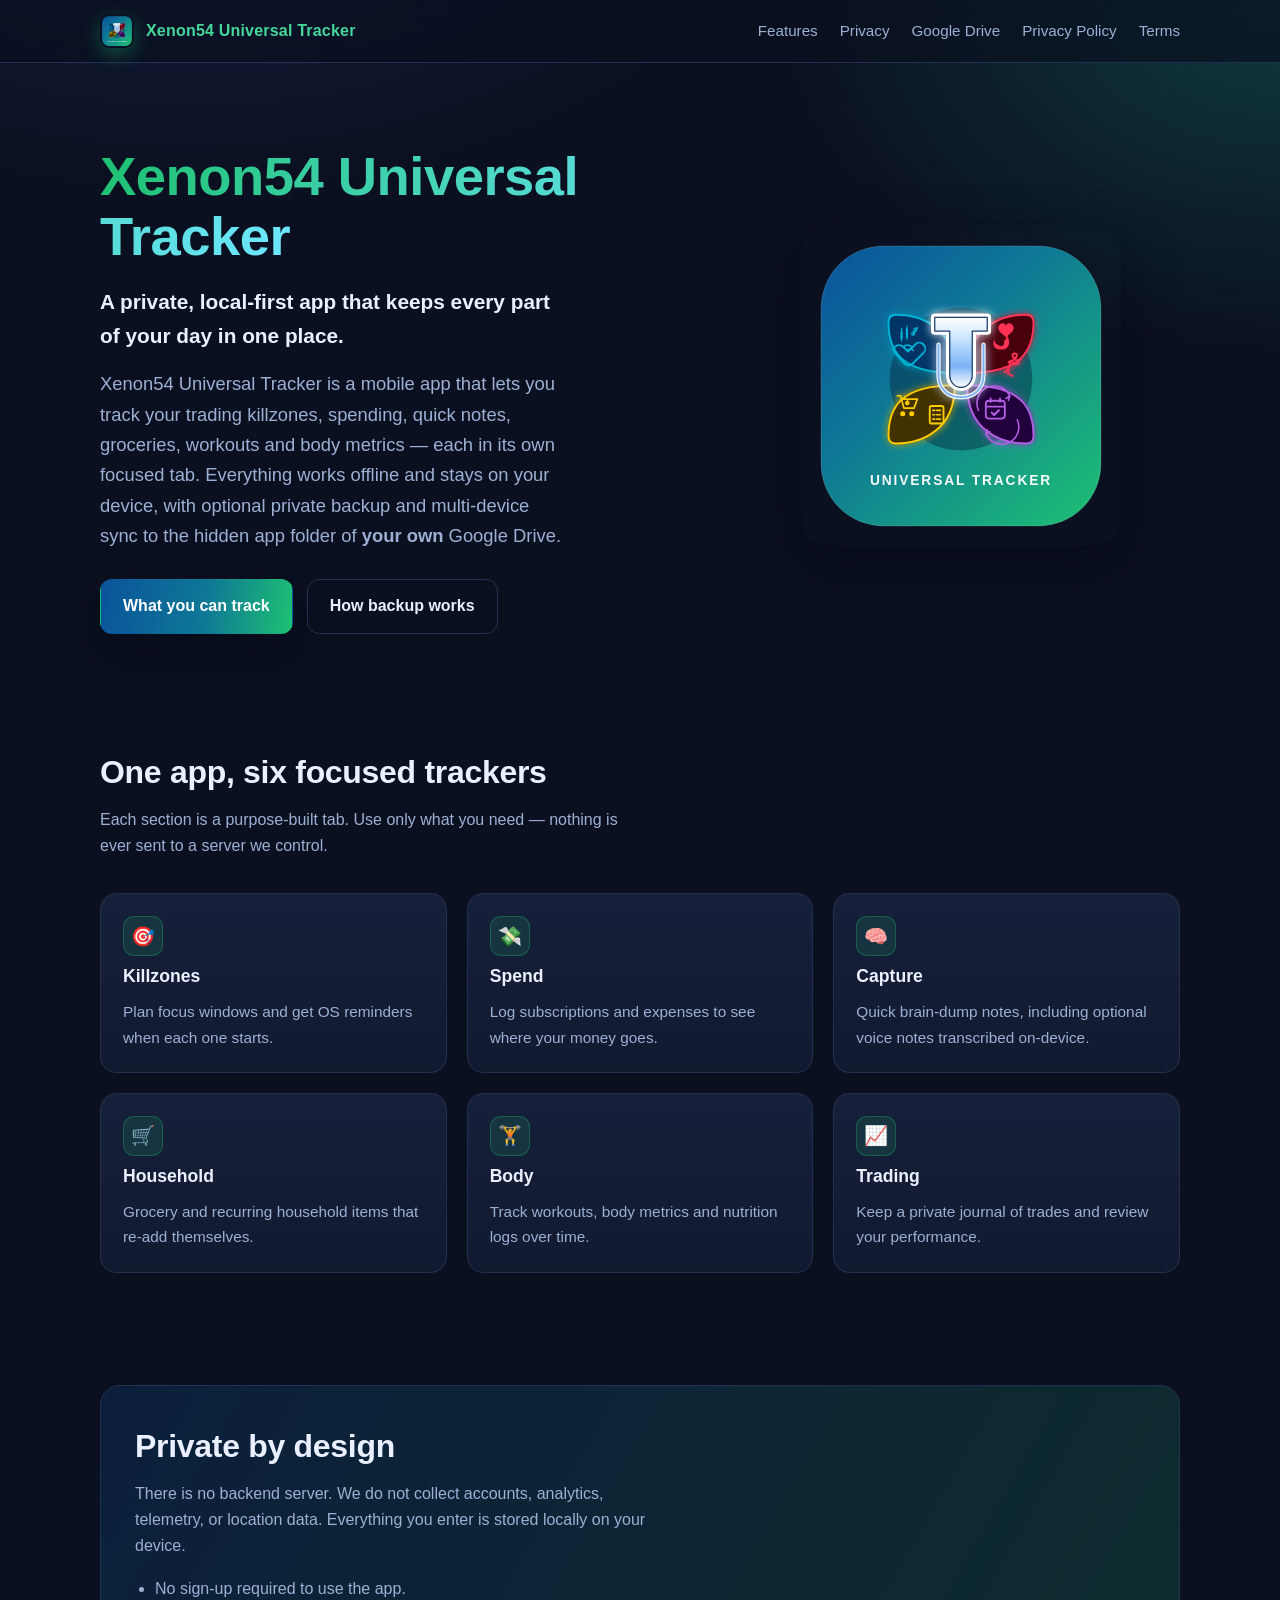
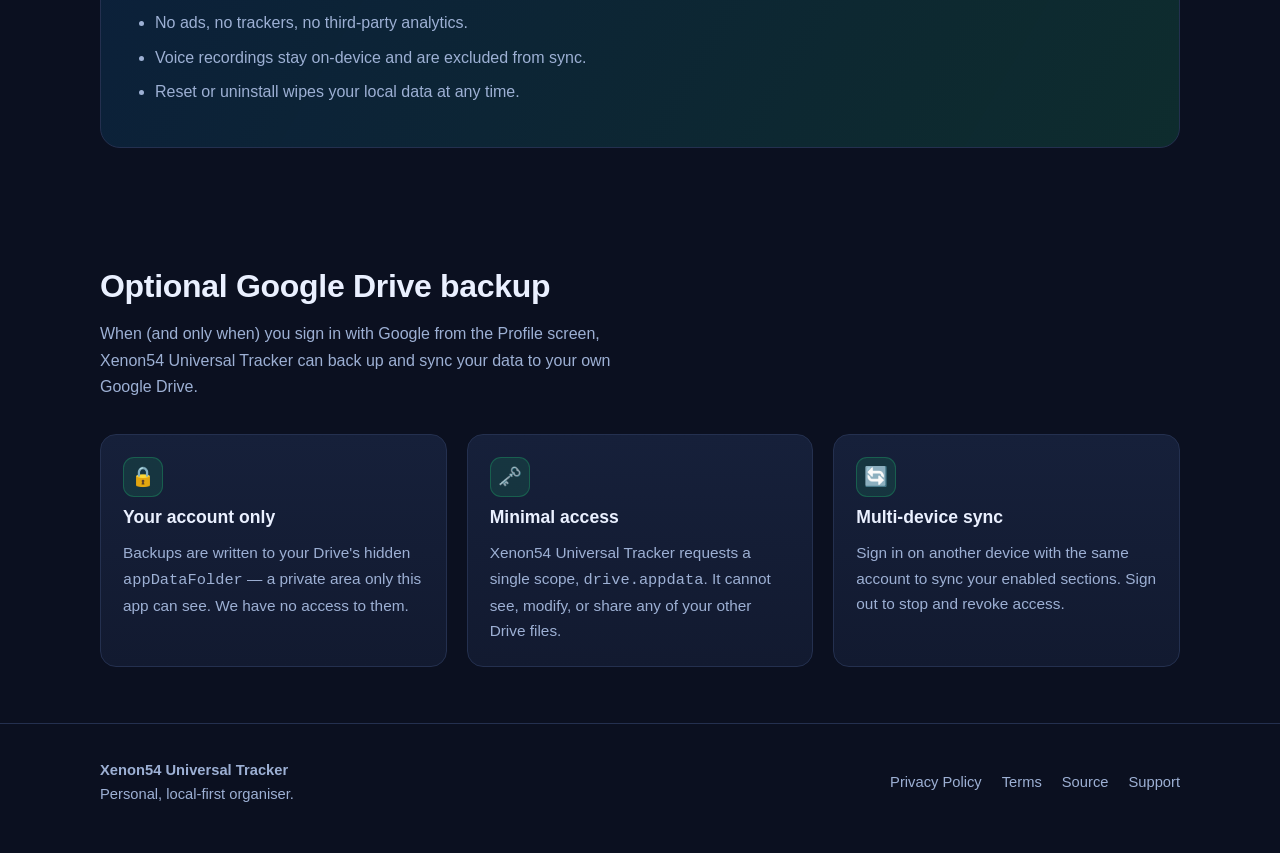
<file: docs/index.html>
<!DOCTYPE html>
<html lang="en">
  <head>
    <meta charset="UTF-8" />
    <meta name="viewport" content="width=device-width, initial-scale=1.0" />
    <title>Xenon54 Universal Tracker — private, local-first life &amp; trading tracker</title>
    <meta
      name="description"
      content="Xenon54 Universal Tracker is a private, local-first mobile app that lets you track trading killzones, spending, quick notes, groceries, workouts and body metrics in one place. Your data stays on your device, with optional backup to your own Google Drive."
    />
    <link rel="icon" type="image/svg+xml" href="app_icon.svg" />
    <link rel="stylesheet" href="styles.css" />
  </head>
  <body>
    <header class="site-header">
      <div class="container nav">
        <a class="brand" href="/">
          <img src="app_icon.svg" alt="Xenon54 Universal Tracker app icon" />
          <span>Xenon54 Universal Tracker</span>
        </a>
        <nav class="nav-links">
          <a href="#features">Features</a>
          <a href="#privacy">Privacy</a>
          <a href="#drive">Google Drive</a>
          <a href="privacy.html">Privacy Policy</a>
          <a href="terms.html">Terms</a>
        </nav>
      </div>
    </header>

    <main>
      <!-- Hero -->
      <section class="hero container" id="top">
        <div>
          <h1><span class="accent">Xenon54 Universal Tracker</span></h1>
          <p class="tagline">
            A private, local-first app that keeps every part of your day in one
            place.
          </p>
          <p class="lead">
            Xenon54 Universal Tracker is a mobile app that lets you track your
            trading killzones, spending, quick notes, groceries, workouts and
            body metrics — each in its own focused tab. Everything works offline
            and stays on your device, with optional private backup and
            multi-device sync to the hidden app folder of <strong>your own</strong>
            Google Drive.
          </p>
          <div class="cta-row">
            <a class="btn btn-primary" href="#features">What you can track</a>
            <a class="btn btn-ghost" href="#drive">How backup works</a>
          </div>
        </div>
        <div class="hero-art">
          <img src="app_icon.svg" alt="Xenon54 Universal Tracker app icon" />
        </div>
      </section>

      <!-- Features -->
      <section id="features">
        <div class="container">
          <h2 class="section-title">One app, six focused trackers</h2>
          <p class="section-sub">
            Each section is a purpose-built tab. Use only what you need — nothing
            is ever sent to a server we control.
          </p>
          <div class="grid">
            <article class="card">
              <div class="ic">🎯</div>
              <h3>Killzones</h3>
              <p>Plan focus windows and get OS reminders when each one starts.</p>
            </article>
            <article class="card">
              <div class="ic">💸</div>
              <h3>Spend</h3>
              <p>Log subscriptions and expenses to see where your money goes.</p>
            </article>
            <article class="card">
              <div class="ic">🧠</div>
              <h3>Capture</h3>
              <p>
                Quick brain-dump notes, including optional voice notes transcribed
                on-device.
              </p>
            </article>
            <article class="card">
              <div class="ic">🛒</div>
              <h3>Household</h3>
              <p>Grocery and recurring household items that re-add themselves.</p>
            </article>
            <article class="card">
              <div class="ic">🏋️</div>
              <h3>Body</h3>
              <p>Track workouts, body metrics and nutrition logs over time.</p>
            </article>
            <article class="card">
              <div class="ic">📈</div>
              <h3>Trading</h3>
              <p>Keep a private journal of trades and review your performance.</p>
            </article>
          </div>
        </div>
      </section>

      <!-- Privacy -->
      <section id="privacy">
        <div class="container">
          <div class="panel">
            <h2 class="section-title">Private by design</h2>
            <p class="section-sub" style="margin-bottom: 0">
              There is no backend server. We do not collect accounts, analytics,
              telemetry, or location data. Everything you enter is stored locally
              on your device.
            </p>
            <ul>
              <li>No sign-up required to use the app.</li>
              <li>No ads, no trackers, no third-party analytics.</li>
              <li>Voice recordings stay on-device and are excluded from sync.</li>
              <li>Reset or uninstall wipes your local data at any time.</li>
            </ul>
          </div>
        </div>
      </section>

      <!-- Google Drive -->
      <section id="drive">
        <div class="container">
          <h2 class="section-title">Optional Google Drive backup</h2>
          <p class="section-sub">
            When (and only when) you sign in with Google from the Profile screen,
            Xenon54 Universal Tracker can back up and sync your data to your own Google Drive.
          </p>
          <div class="grid">
            <article class="card">
              <div class="ic">🔒</div>
              <h3>Your account only</h3>
              <p>
                Backups are written to your Drive's hidden
                <code>appDataFolder</code> — a private area only this app can see.
                We have no access to them.
              </p>
            </article>
            <article class="card">
              <div class="ic">🗝️</div>
              <h3>Minimal access</h3>
              <p>
                Xenon54 Universal Tracker requests a single scope,
                <code>drive.appdata</code>. It cannot see, modify, or share any of
                your other Drive files.
              </p>
            </article>
            <article class="card">
              <div class="ic">🔄</div>
              <h3>Multi-device sync</h3>
              <p>
                Sign in on another device with the same account to sync your
                enabled sections. Sign out to stop and revoke access.
              </p>
            </article>
          </div>
        </div>
      </section>
    </main>

    <footer class="site-footer" id="contact">
      <div class="container footer-row">
        <div>
          <strong>Xenon54 Universal Tracker</strong><br />
          Personal, local-first organiser.
        </div>
        <nav class="footer-links">
          <a href="privacy.html">Privacy Policy</a>
          <a href="terms.html">Terms</a>
          <a href="https://github.com/ryanabhii/brain_dump">Source</a>
          <a href="https://github.com/ryanabhii/brain_dump/issues">Support</a>
        </nav>
      </div>
    </footer>
  </body>
</html>
</file>
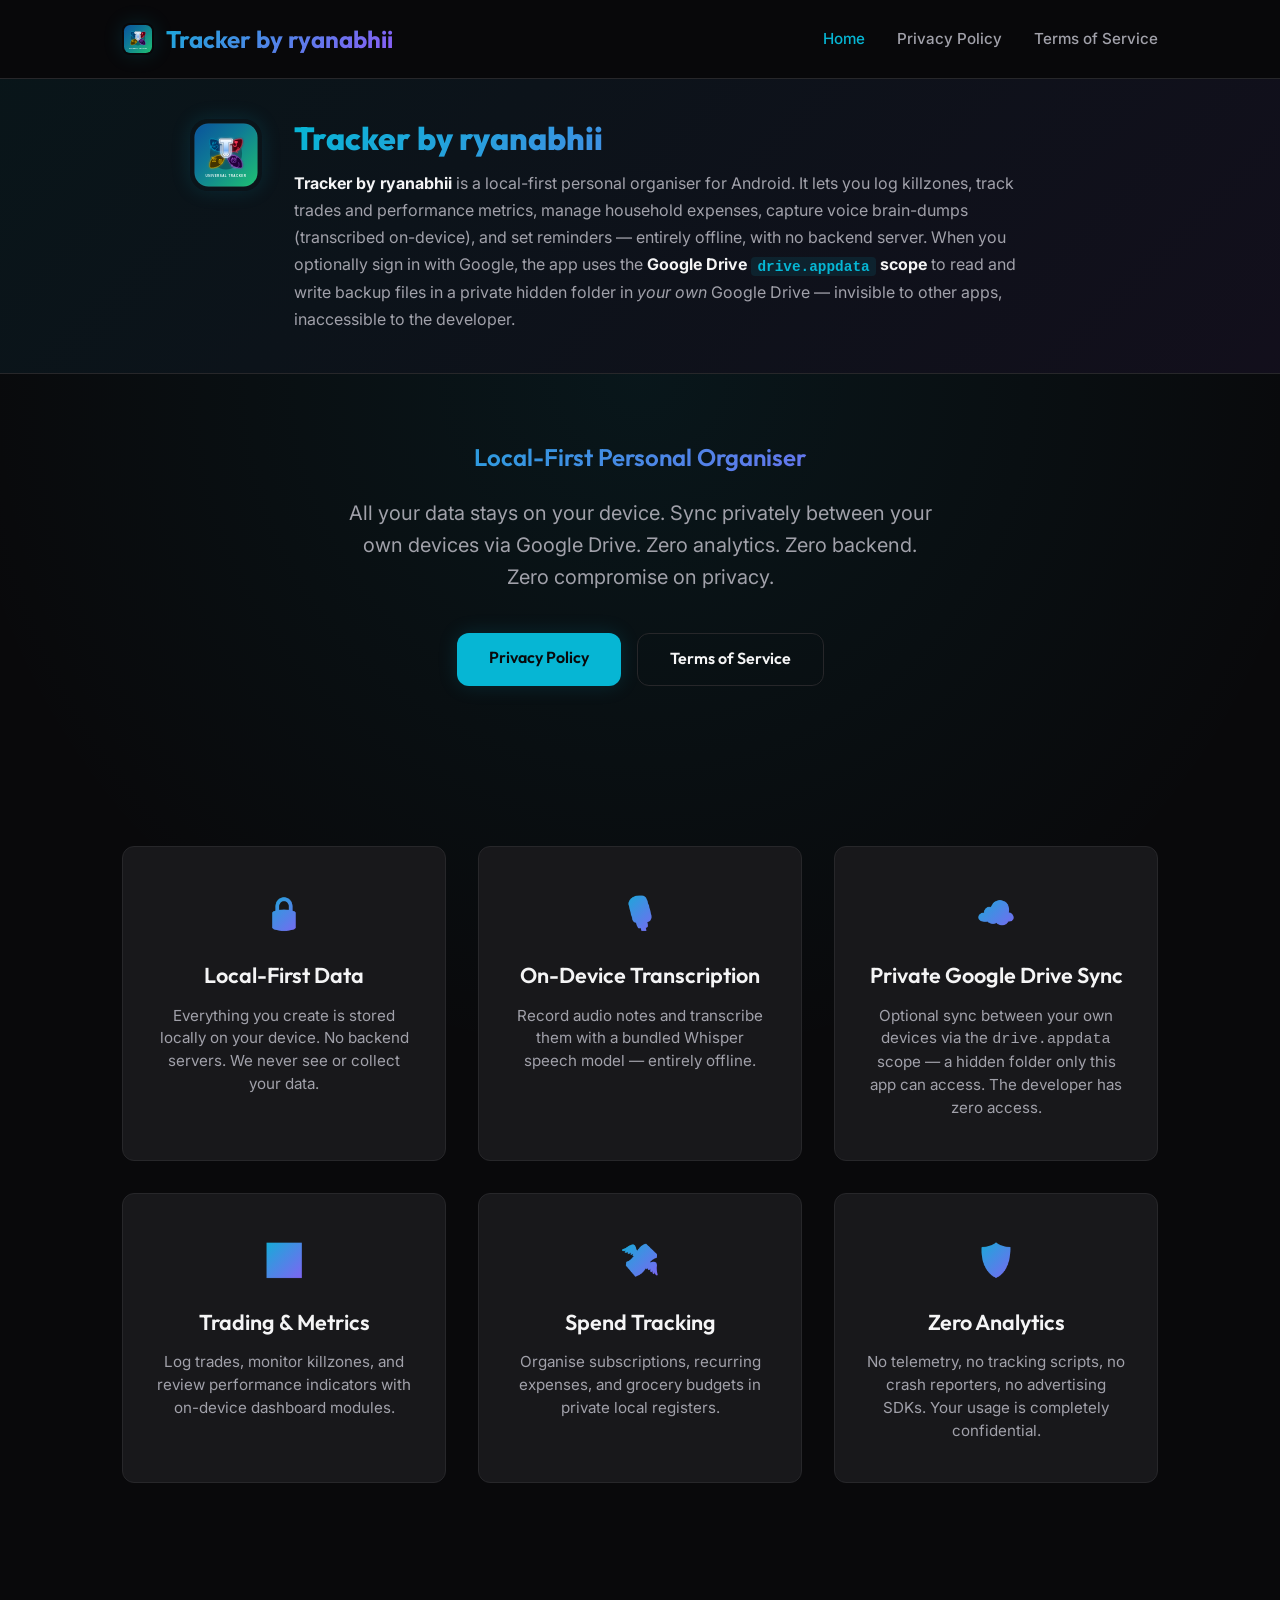
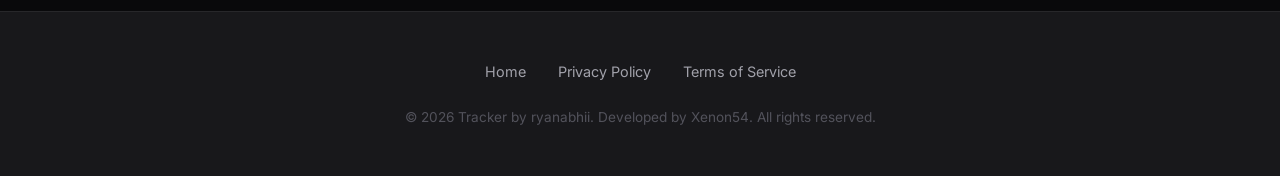
<file: tracker_app/docs/index.html>
<!DOCTYPE html>
<html lang="en">
<head>
  <meta charset="UTF-8">
  <meta name="viewport" content="width=device-width, initial-scale=1.0">

  <!-- Primary title — must match GCP OAuth consent screen "App name" exactly -->
  <title>Tracker by ryanabhii</title>

  <!-- application-name meta — explicitly tells crawlers the app name -->
  <meta name="application-name" content="Tracker by ryanabhii">

  <!-- Description -->
  <meta name="description" content="Tracker by ryanabhii is a local-first personal organiser for Android. Log killzones, track trades, manage spending, record voice notes, and sync privately via Google Drive.">

  <!-- Open Graph tags — also scanned by Google's verification crawler -->
  <meta property="og:type" content="website">
  <meta property="og:url" content="https://site.tracker.freedev.app/tracker_app/docs/">
  <meta property="og:title" content="Tracker by ryanabhii">
  <meta property="og:site_name" content="Tracker by ryanabhii">
  <meta property="og:description" content="Tracker by ryanabhii is a local-first personal organiser for Android. Log killzones, track trades, manage spending, record voice notes, and sync privately via Google Drive.">

  <!-- Canonical URL — matches the homepage submitted to the OAuth consent screen -->
  <link rel="canonical" href="https://site.tracker.freedev.app/tracker_app/docs/">

  <link rel="stylesheet" href="style.css">
</head>
<body>

  <!-- Navigation -->
  <header>
    <div class="nav-container">
      <a href="index.html" class="logo">
        <img src="app_icon.svg" alt="Tracker by ryanabhii Logo" class="logo-img">
        Tracker by ryanabhii
      </a>
      <nav>
        <ul>
          <li><a href="index.html" class="active">Home</a></li>
          <li><a href="privacy.html">Privacy Policy</a></li>
          <li><a href="terms.html">Terms of Service</a></li>
        </ul>
      </nav>
    </div>
  </header>

  <!-- App identity + purpose — placed as the very first visible text block -->
  <main>

    <section class="app-identity">
      <div class="identity-inner">
        <img src="app_icon.svg" alt="Tracker by ryanabhii app icon" class="identity-icon">
        <div class="identity-text">
          <h1>Tracker by ryanabhii</h1>
          <p class="identity-tagline">
            <strong>Tracker by ryanabhii</strong> is a local-first personal organiser for Android.
            It lets you log killzones, track trades and performance metrics, manage household
            expenses, capture voice brain-dumps (transcribed on-device), and set reminders —
            entirely offline, with no backend server. When you optionally sign in with Google,
            the app uses the <strong>Google Drive <code>drive.appdata</code> scope</strong> to
            read and write backup files in a private hidden folder in
            <em>your own</em> Google Drive — invisible to other apps, inaccessible to the developer.
          </p>
        </div>
      </div>
    </section>

    <!-- Hero Section -->
    <section class="hero">
      <div class="hero-content animate-fade-in">
        <p class="subtitle">Local-First Personal Organiser</p>
        <p class="tagline">
          All your data stays on your device. Sync privately between your own devices via Google Drive.
          Zero analytics. Zero backend. Zero compromise on privacy.
        </p>
        <div class="cta-group">
          <a href="privacy.html" class="btn btn-primary">Privacy Policy</a>
          <a href="terms.html" class="btn btn-secondary">Terms of Service</a>
        </div>
      </div>

      <!-- Feature grid -->
      <div class="features">
        <div class="features-grid">

          <div class="feature-card">
            <div class="feature-icon">🔒</div>
            <h3>Local-First Data</h3>
            <p>Everything you create is stored locally on your device. No backend servers. We never see or collect your data.</p>
          </div>

          <div class="feature-card">
            <div class="feature-icon">🎙️</div>
            <h3>On-Device Transcription</h3>
            <p>Record audio notes and transcribe them with a bundled Whisper speech model — entirely offline.</p>
          </div>

          <div class="feature-card">
            <div class="feature-icon">☁️</div>
            <h3>Private Google Drive Sync</h3>
            <p>Optional sync between your own devices via the <code>drive.appdata</code> scope — a hidden folder only this app can access. The developer has zero access.</p>
          </div>

          <div class="feature-card">
            <div class="feature-icon">📈</div>
            <h3>Trading &amp; Metrics</h3>
            <p>Log trades, monitor killzones, and review performance indicators with on-device dashboard modules.</p>
          </div>

          <div class="feature-card">
            <div class="feature-icon">💸</div>
            <h3>Spend Tracking</h3>
            <p>Organise subscriptions, recurring expenses, and grocery budgets in private local registers.</p>
          </div>

          <div class="feature-card">
            <div class="feature-icon">🛡️</div>
            <h3>Zero Analytics</h3>
            <p>No telemetry, no tracking scripts, no crash reporters, no advertising SDKs. Your usage is completely confidential.</p>
          </div>

        </div>
      </div>
    </section>

  </main>

  <!-- Footer -->
  <footer>
    <div class="footer-container">
      <div class="footer-links">
        <a href="index.html">Home</a>
        <a href="privacy.html">Privacy Policy</a>
        <a href="terms.html">Terms of Service</a>
      </div>
      <p class="copyright">&copy; 2026 Tracker by ryanabhii. Developed by Xenon54. All rights reserved.</p>
    </div>
  </footer>

</body>
</html>
</file>
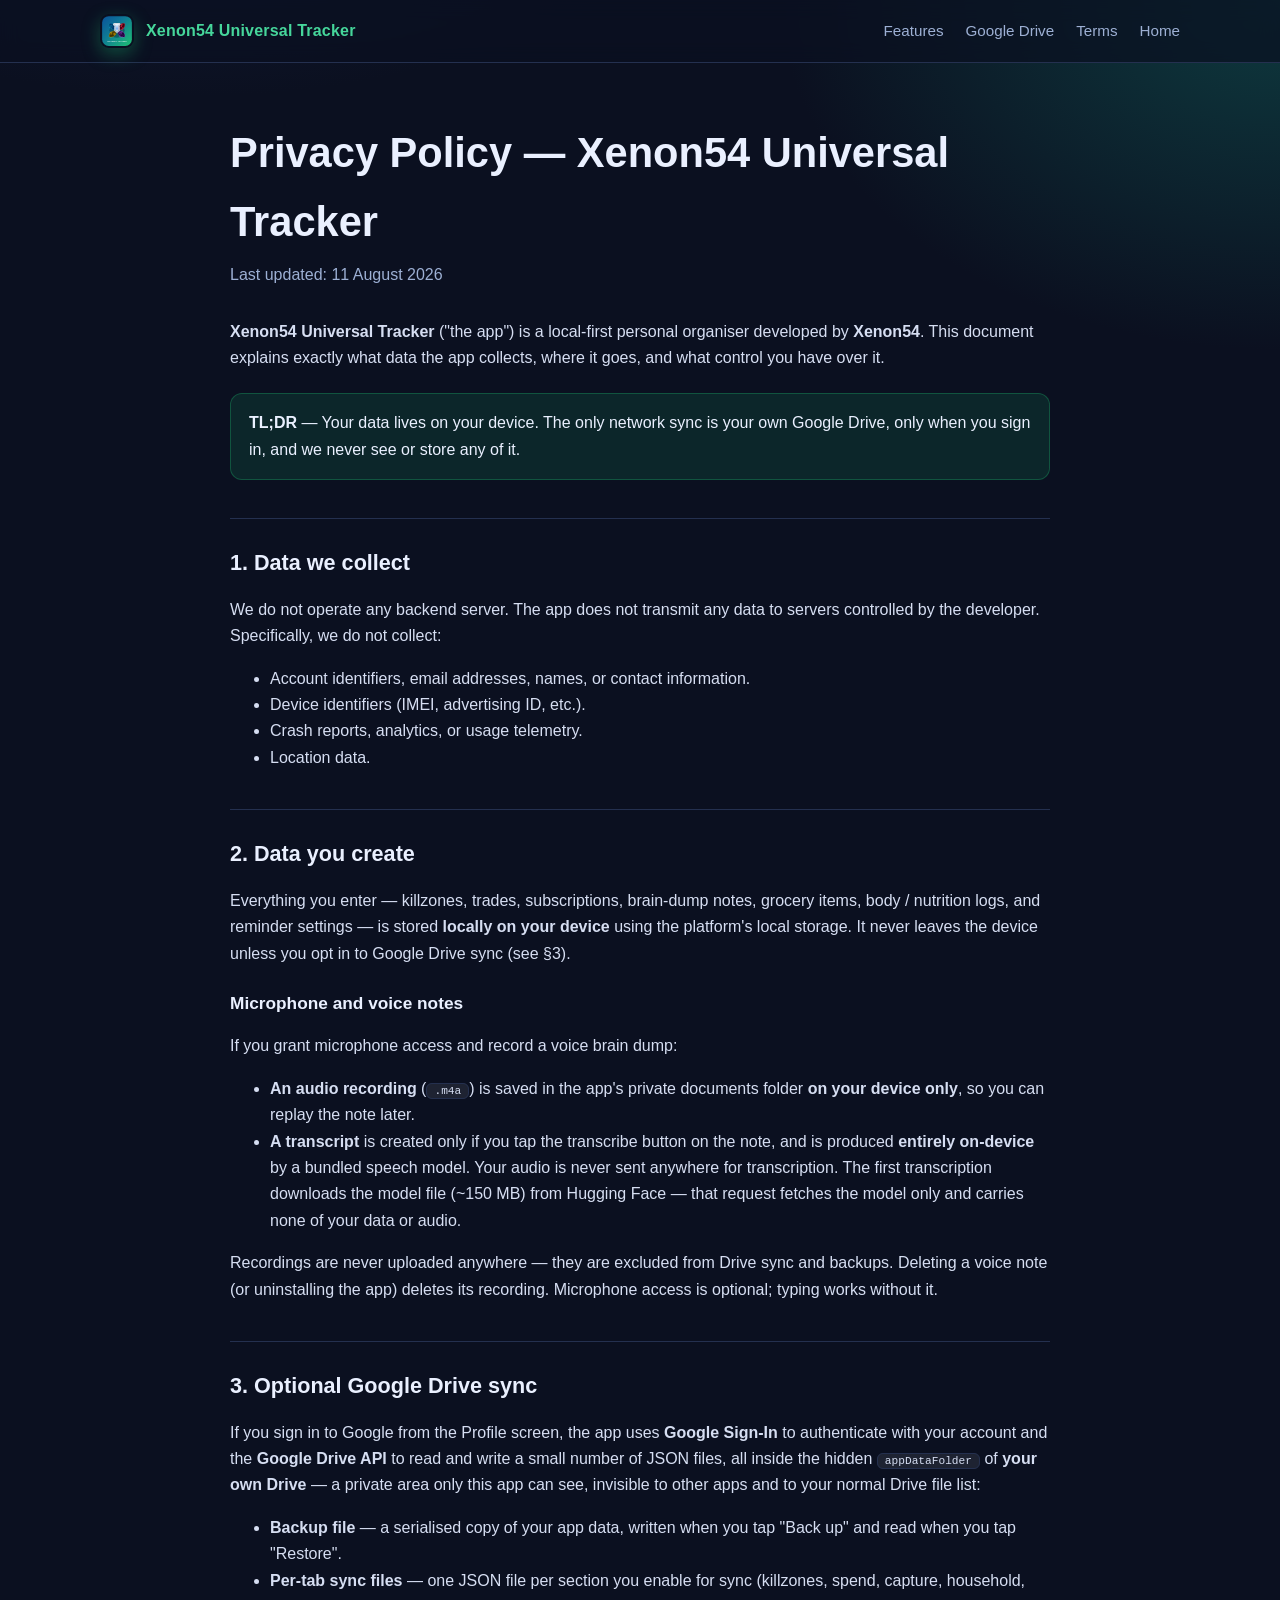
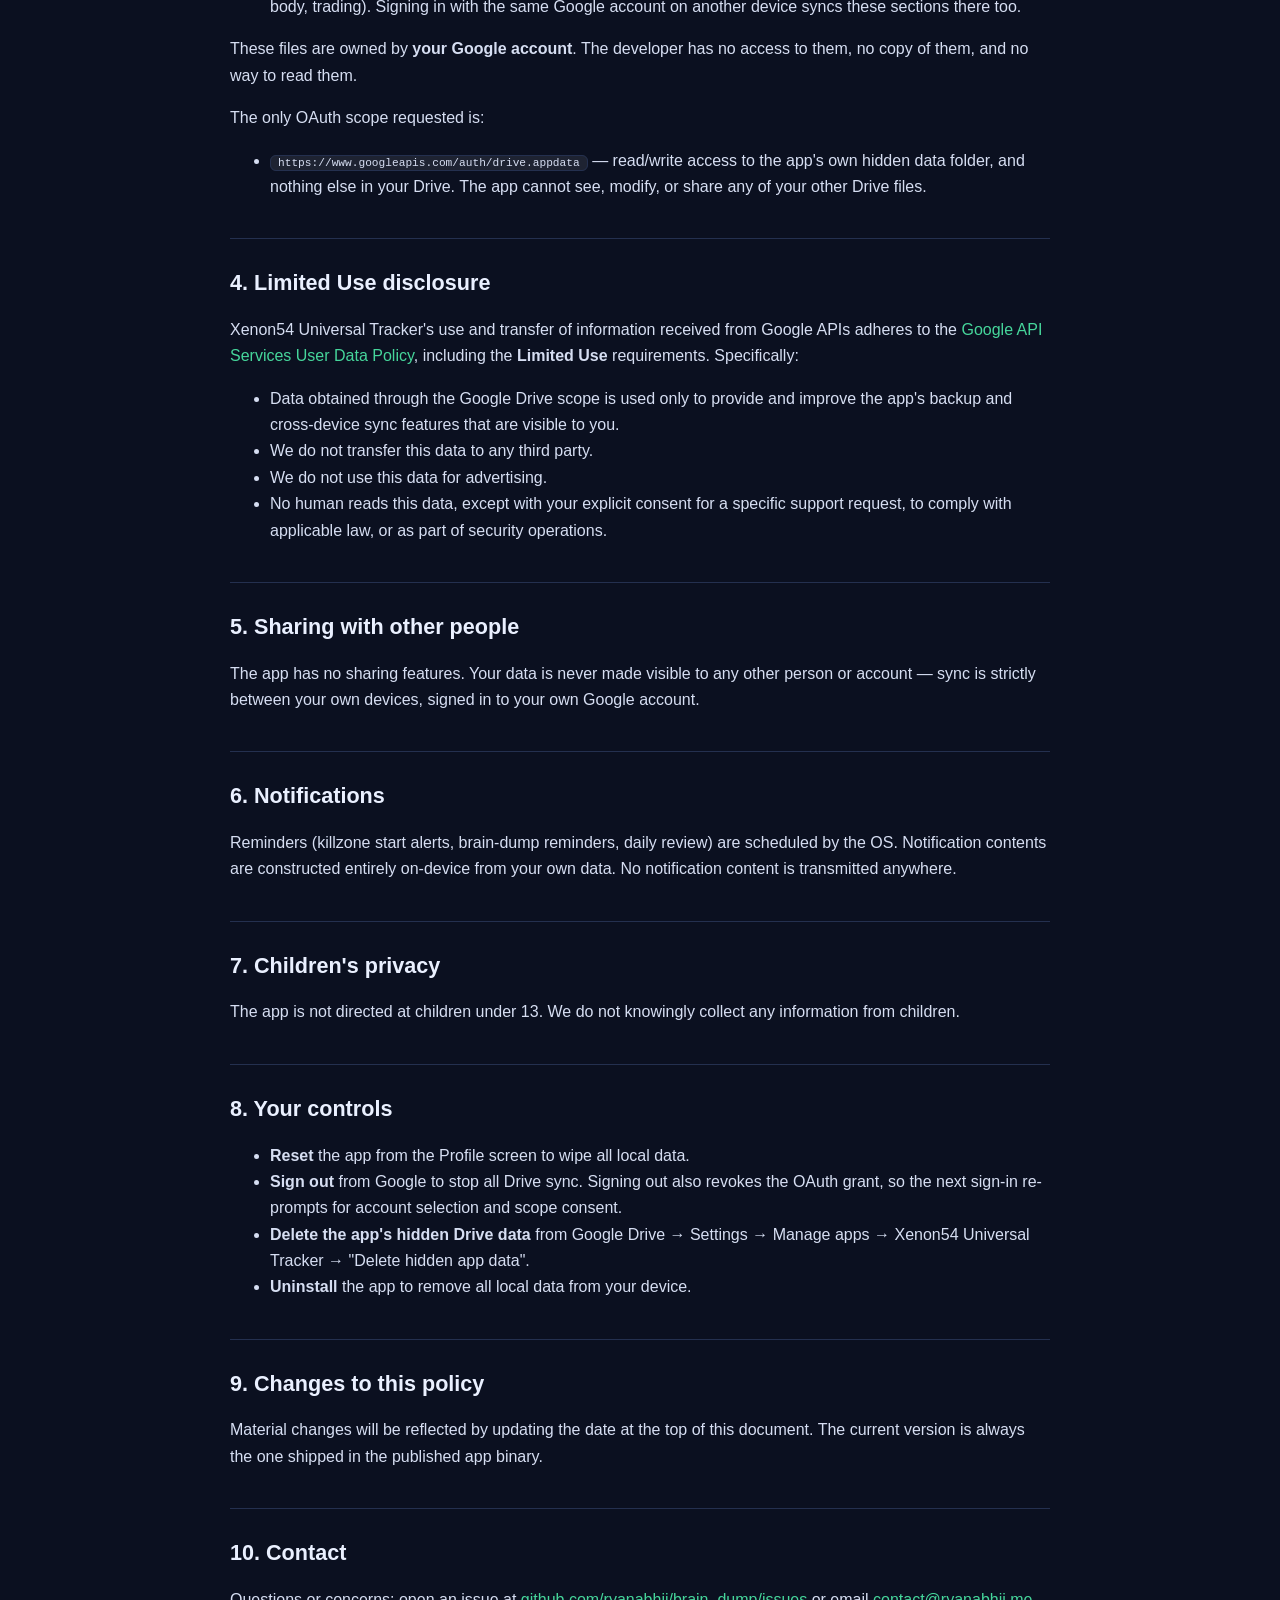
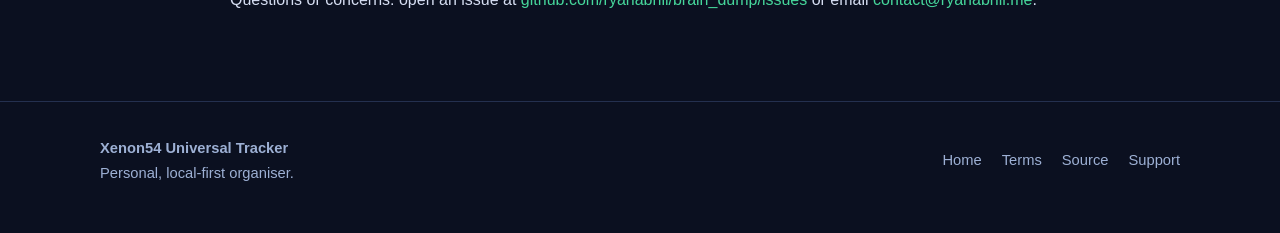
<file: docs/privacy.html>
<!DOCTYPE html>
<html lang="en">
  <head>
    <meta charset="UTF-8" />
    <meta name="viewport" content="width=device-width, initial-scale=1.0" />
    <title>Privacy Policy — Xenon54 Universal Tracker</title>
    <meta
      name="description"
      content="Privacy policy for the Xenon54 Universal Tracker app, including how it accesses, uses and stores Google user data via the Google Drive appDataFolder."
    />
    <link rel="icon" type="image/svg+xml" href="app_icon.svg" />
    <link rel="stylesheet" href="styles.css" />
  </head>
  <body>
    <header class="site-header">
      <div class="container nav">
        <a class="brand" href="/">
          <img src="app_icon.svg" alt="Xenon54 Universal Tracker app icon" />
          <span>Xenon54 Universal Tracker</span>
        </a>
        <nav class="nav-links">
          <a href="index.html#features">Features</a>
          <a href="index.html#drive">Google Drive</a>
          <a href="terms.html">Terms</a>
          <a href="index.html">Home</a>
        </nav>
      </div>
    </header>

    <main class="doc">
      <div class="container">
        <h1>Privacy Policy — Xenon54 Universal Tracker</h1>
        <p class="updated">Last updated: 11 August 2026</p>

        <p>
          <strong>Xenon54 Universal Tracker</strong> ("the app") is a local-first personal
          organiser developed by <strong>Xenon54</strong>. This document
          explains exactly what data the app collects, where it goes, and what
          control you have over it.
        </p>

        <div class="callout">
          <strong>TL;DR</strong> — Your data lives on your device. The only
          network sync is your own Google Drive, only when you sign in, and we
          never see or store any of it.
        </div>

        <h2>1. Data we collect</h2>
        <p>
          We do not operate any backend server. The app does not transmit any
          data to servers controlled by the developer. Specifically, we do not
          collect:
        </p>
        <ul>
          <li>Account identifiers, email addresses, names, or contact information.</li>
          <li>Device identifiers (IMEI, advertising ID, etc.).</li>
          <li>Crash reports, analytics, or usage telemetry.</li>
          <li>Location data.</li>
        </ul>

        <h2>2. Data you create</h2>
        <p>
          Everything you enter — killzones, trades, subscriptions, brain-dump
          notes, grocery items, body / nutrition logs, and reminder settings — is
          stored <strong>locally on your device</strong> using the platform's
          local storage. It never leaves the device unless you opt in to Google
          Drive sync (see §3).
        </p>

        <h3>Microphone and voice notes</h3>
        <p>If you grant microphone access and record a voice brain dump:</p>
        <ul>
          <li>
            <strong>An audio recording</strong> (<code>.m4a</code>) is saved in
            the app's private documents folder <strong>on your device only</strong>,
            so you can replay the note later.
          </li>
          <li>
            <strong>A transcript</strong> is created only if you tap the
            transcribe button on the note, and is produced
            <strong>entirely on-device</strong> by a bundled speech model. Your
            audio is never sent anywhere for transcription. The first
            transcription downloads the model file (~150 MB) from Hugging Face —
            that request fetches the model only and carries none of your data or
            audio.
          </li>
        </ul>
        <p>
          Recordings are never uploaded anywhere — they are excluded from Drive
          sync and backups. Deleting a voice note (or uninstalling the app)
          deletes its recording. Microphone access is optional; typing works
          without it.
        </p>

        <h2>3. Optional Google Drive sync</h2>
        <p>
          If you sign in to Google from the Profile screen, the app uses
          <strong>Google Sign-In</strong> to authenticate with your account and
          the <strong>Google Drive API</strong> to read and write a small number
          of JSON files, all inside the hidden <code>appDataFolder</code> of
          <strong>your own Drive</strong> — a private area only this app can see,
          invisible to other apps and to your normal Drive file list:
        </p>
        <ul>
          <li>
            <strong>Backup file</strong> — a serialised copy of your app data,
            written when you tap "Back up" and read when you tap "Restore".
          </li>
          <li>
            <strong>Per-tab sync files</strong> — one JSON file per section you
            enable for sync (killzones, spend, capture, household, body,
            trading). Signing in with the same Google account on another device
            syncs these sections there too.
          </li>
        </ul>
        <p>
          These files are owned by <strong>your Google account</strong>. The
          developer has no access to them, no copy of them, and no way to read
          them.
        </p>
        <p>The only OAuth scope requested is:</p>
        <ul>
          <li>
            <code>https://www.googleapis.com/auth/drive.appdata</code> —
            read/write access to the app's own hidden data folder, and nothing
            else in your Drive. The app cannot see, modify, or share any of your
            other Drive files.
          </li>
        </ul>

        <h2>4. Limited Use disclosure</h2>
        <p>
          Xenon54 Universal Tracker's use and transfer of information received from Google APIs
          adheres to the
          <a
            href="https://developers.google.com/terms/api-services-user-data-policy"
            >Google API Services User Data Policy</a
          >, including the <strong>Limited Use</strong> requirements. Specifically:
        </p>
        <ul>
          <li>
            Data obtained through the Google Drive scope is used only to provide
            and improve the app's backup and cross-device sync features that are
            visible to you.
          </li>
          <li>We do not transfer this data to any third party.</li>
          <li>We do not use this data for advertising.</li>
          <li>
            No human reads this data, except with your explicit consent for a
            specific support request, to comply with applicable law, or as part
            of security operations.
          </li>
        </ul>

        <h2>5. Sharing with other people</h2>
        <p>
          The app has no sharing features. Your data is never made visible to any
          other person or account — sync is strictly between your own devices,
          signed in to your own Google account.
        </p>

        <h2>6. Notifications</h2>
        <p>
          Reminders (killzone start alerts, brain-dump reminders, daily review)
          are scheduled by the OS. Notification contents are constructed entirely
          on-device from your own data. No notification content is transmitted
          anywhere.
        </p>

        <h2>7. Children's privacy</h2>
        <p>
          The app is not directed at children under 13. We do not knowingly
          collect any information from children.
        </p>

        <h2>8. Your controls</h2>
        <ul>
          <li><strong>Reset</strong> the app from the Profile screen to wipe all local data.</li>
          <li>
            <strong>Sign out</strong> from Google to stop all Drive sync. Signing
            out also revokes the OAuth grant, so the next sign-in re-prompts for
            account selection and scope consent.
          </li>
          <li>
            <strong>Delete the app's hidden Drive data</strong> from Google Drive →
            Settings → Manage apps → Xenon54 Universal Tracker → "Delete hidden app data".
          </li>
          <li><strong>Uninstall</strong> the app to remove all local data from your device.</li>
        </ul>

        <h2>9. Changes to this policy</h2>
        <p>
          Material changes will be reflected by updating the date at the top of
          this document. The current version is always the one shipped in the
          published app binary.
        </p>

        <h2>10. Contact</h2>
        <p>
          Questions or concerns: open an issue at
          <a href="https://github.com/ryanabhii/brain_dump/issues"
            >github.com/ryanabhii/brain_dump/issues</a
          >
          or email
          <a href="mailto:contact@ryanabhii.me">contact@ryanabhii.me</a>.
        </p>
      </div>
    </main>

    <footer class="site-footer">
      <div class="container footer-row">
        <div>
          <strong>Xenon54 Universal Tracker</strong><br />
          Personal, local-first organiser.
        </div>
        <nav class="footer-links">
          <a href="index.html">Home</a>
          <a href="terms.html">Terms</a>
          <a href="https://github.com/ryanabhii/brain_dump">Source</a>
          <a href="https://github.com/ryanabhii/brain_dump/issues">Support</a>
        </nav>
      </div>
    </footer>
  </body>
</html>
</file>
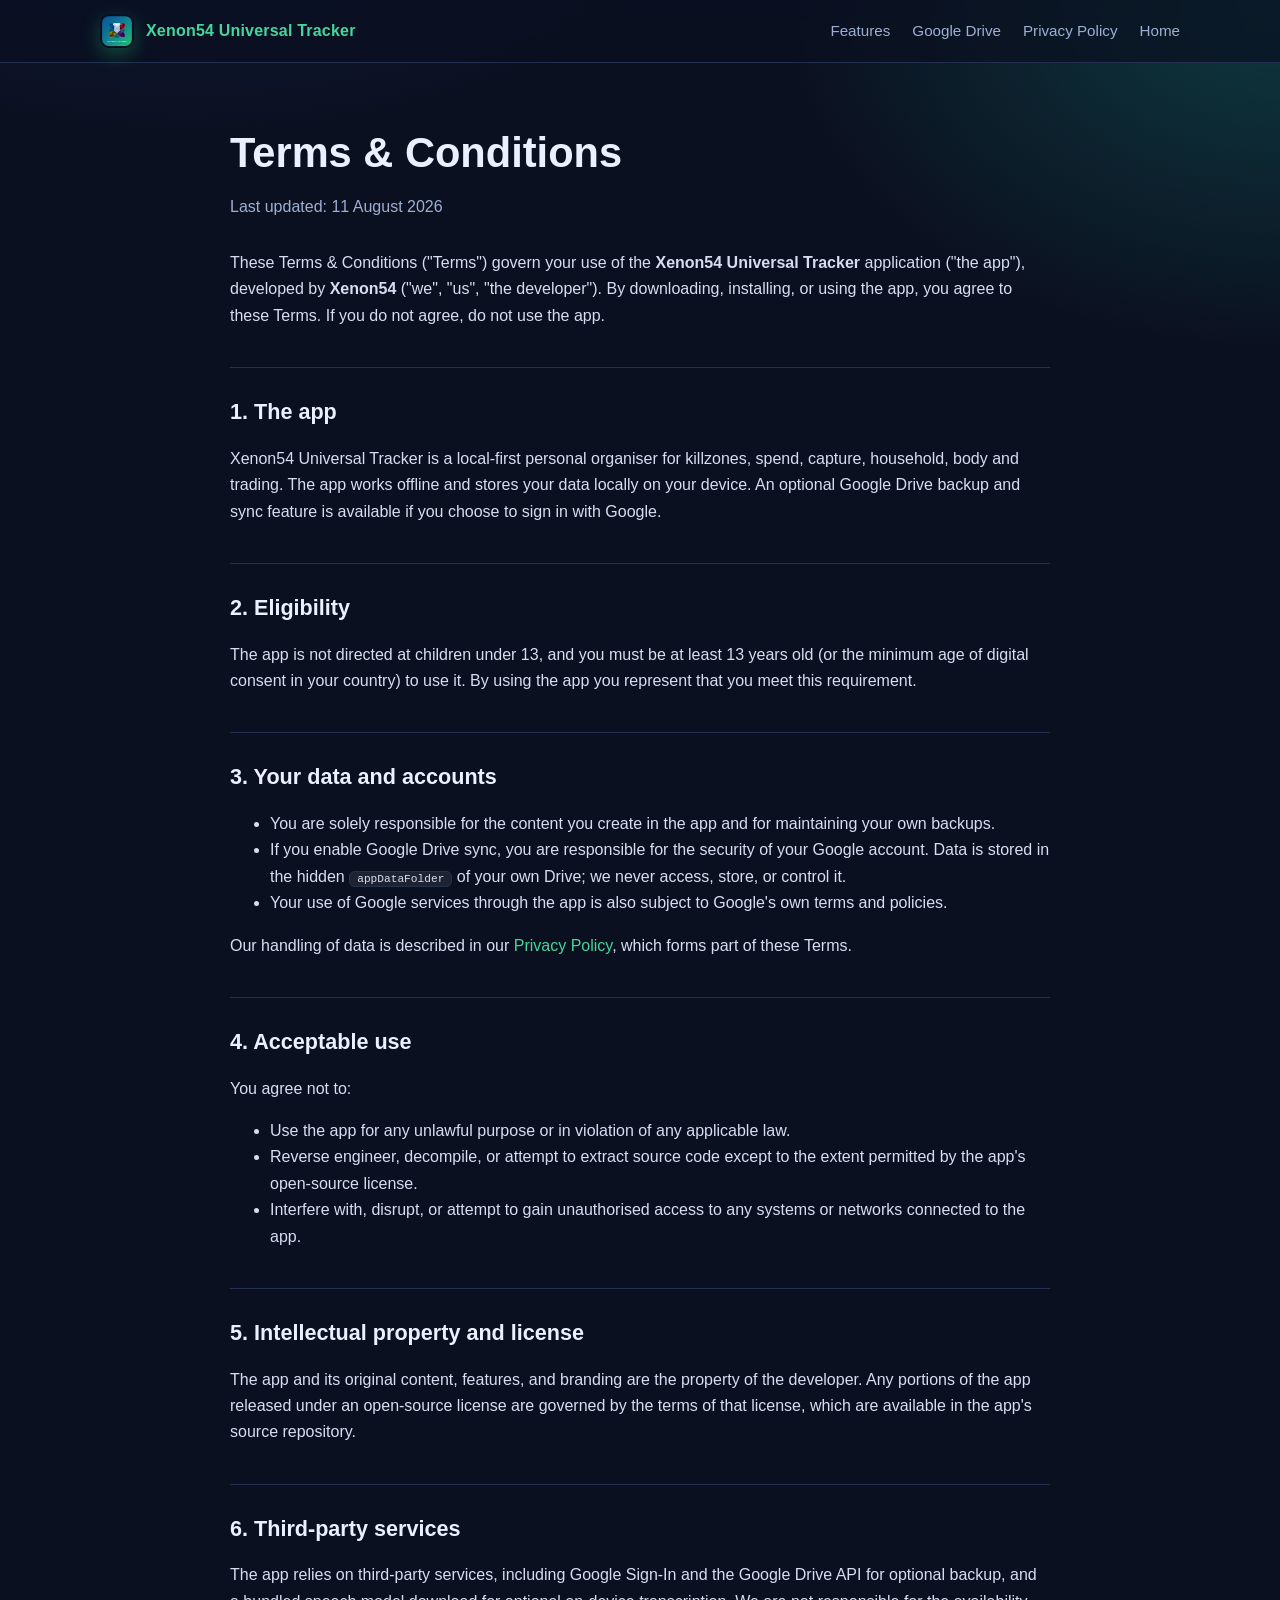
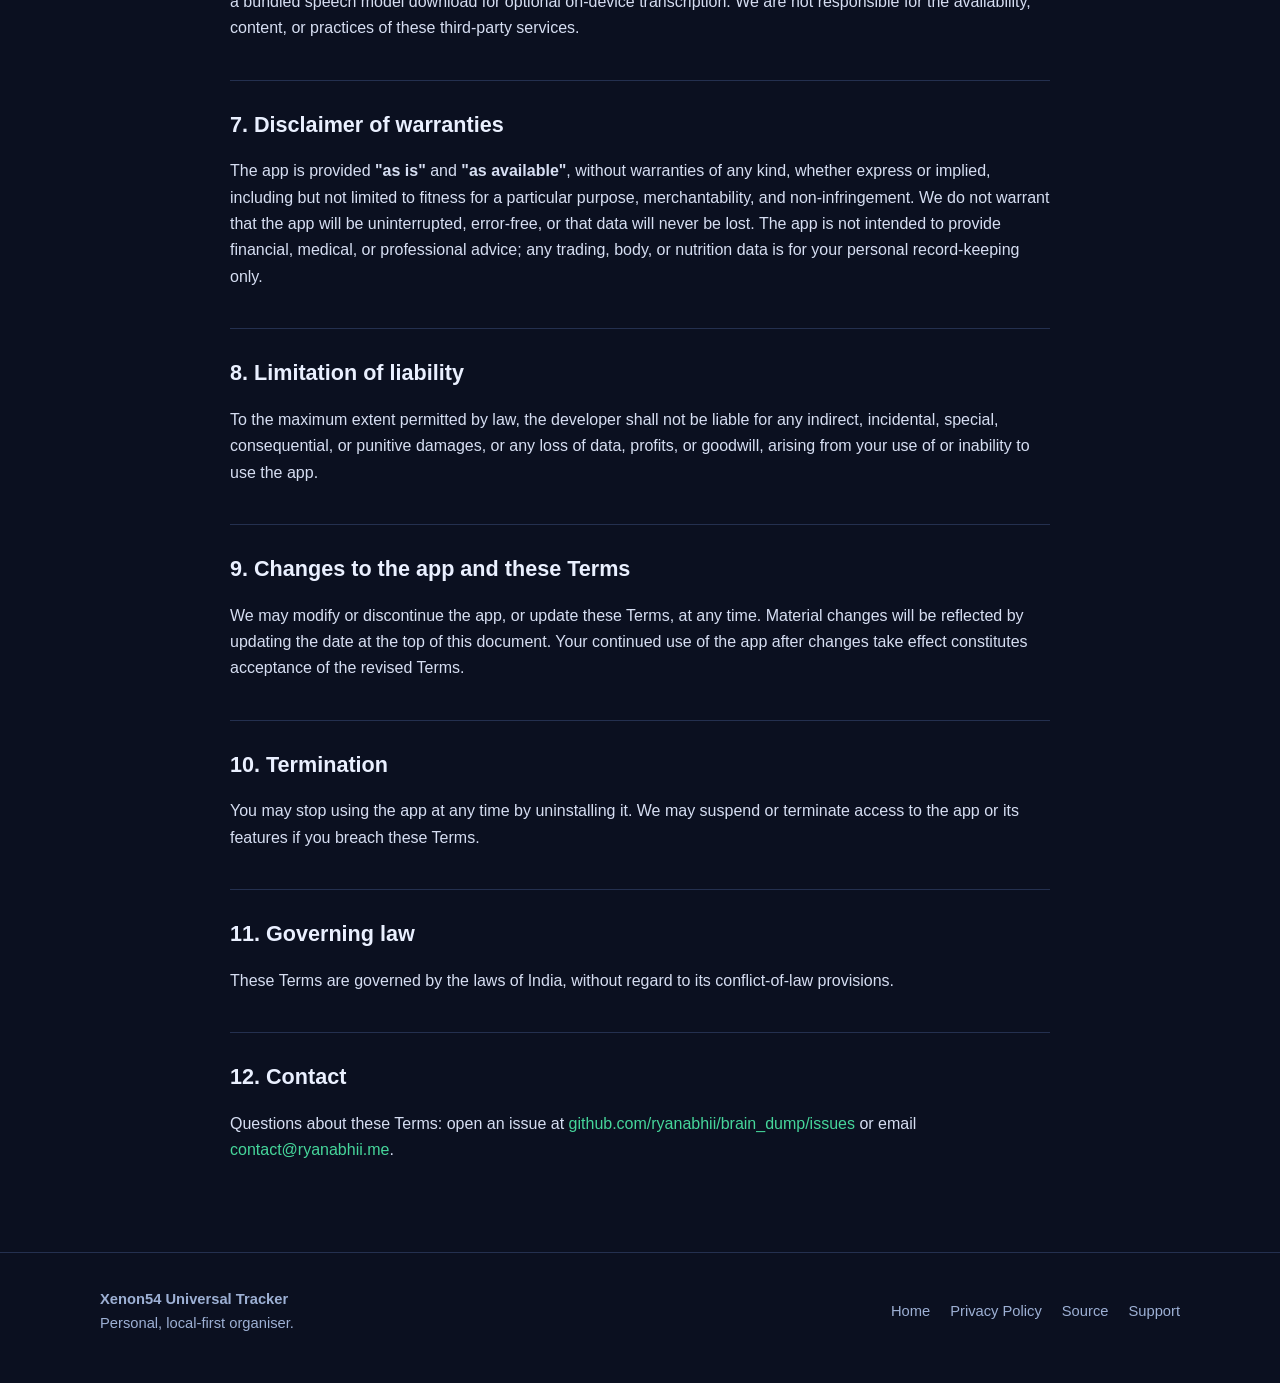
<file: docs/terms.html>
<!DOCTYPE html>
<html lang="en">
  <head>
    <meta charset="UTF-8" />
    <meta name="viewport" content="width=device-width, initial-scale=1.0" />
    <title>Terms &amp; Conditions — Xenon54 Universal Tracker</title>
    <meta
      name="description"
      content="Terms and conditions governing the use of the Xenon54 Universal Tracker app, including its optional Google Drive backup feature."
    />
    <link rel="icon" type="image/svg+xml" href="app_icon.svg" />
    <link rel="stylesheet" href="styles.css" />
  </head>
  <body>
    <header class="site-header">
      <div class="container nav">
        <a class="brand" href="/">
          <img src="app_icon.svg" alt="Xenon54 Universal Tracker app icon" />
          <span>Xenon54 Universal Tracker</span>
        </a>
        <nav class="nav-links">
          <a href="index.html#features">Features</a>
          <a href="index.html#drive">Google Drive</a>
          <a href="privacy.html">Privacy Policy</a>
          <a href="index.html">Home</a>
        </nav>
      </div>
    </header>

    <main class="doc">
      <div class="container">
        <h1>Terms &amp; Conditions</h1>
        <p class="updated">Last updated: 11 August 2026</p>

        <p>
          These Terms &amp; Conditions ("Terms") govern your use of the
          <strong>Xenon54 Universal Tracker</strong> application ("the app"), developed by
          <strong>Xenon54</strong> ("we", "us", "the developer"). By
          downloading, installing, or using the app, you agree to these Terms. If
          you do not agree, do not use the app.
        </p>

        <h2>1. The app</h2>
        <p>
          Xenon54 Universal Tracker is a local-first personal organiser for killzones, spend,
          capture, household, body and trading. The app works offline and stores
          your data locally on your device. An optional Google Drive backup and
          sync feature is available if you choose to sign in with Google.
        </p>

        <h2>2. Eligibility</h2>
        <p>
          The app is not directed at children under 13, and you must be at least
          13 years old (or the minimum age of digital consent in your country) to
          use it. By using the app you represent that you meet this requirement.
        </p>

        <h2>3. Your data and accounts</h2>
        <ul>
          <li>
            You are solely responsible for the content you create in the app and
            for maintaining your own backups.
          </li>
          <li>
            If you enable Google Drive sync, you are responsible for the security
            of your Google account. Data is stored in the hidden
            <code>appDataFolder</code> of your own Drive; we never access, store,
            or control it.
          </li>
          <li>
            Your use of Google services through the app is also subject to
            Google's own terms and policies.
          </li>
        </ul>
        <p>
          Our handling of data is described in our
          <a href="privacy.html">Privacy Policy</a>, which forms part of these
          Terms.
        </p>

        <h2>4. Acceptable use</h2>
        <p>You agree not to:</p>
        <ul>
          <li>Use the app for any unlawful purpose or in violation of any applicable law.</li>
          <li>
            Reverse engineer, decompile, or attempt to extract source code except
            to the extent permitted by the app's open-source license.
          </li>
          <li>
            Interfere with, disrupt, or attempt to gain unauthorised access to any
            systems or networks connected to the app.
          </li>
        </ul>

        <h2>5. Intellectual property and license</h2>
        <p>
          The app and its original content, features, and branding are the
          property of the developer. Any portions of the app released under an
          open-source license are governed by the terms of that license, which
          are available in the app's source repository.
        </p>

        <h2>6. Third-party services</h2>
        <p>
          The app relies on third-party services, including Google Sign-In and the
          Google Drive API for optional backup, and a bundled speech model
          download for optional on-device transcription. We are not responsible
          for the availability, content, or practices of these third-party
          services.
        </p>

        <h2>7. Disclaimer of warranties</h2>
        <p>
          The app is provided <strong>"as is"</strong> and <strong>"as
          available"</strong>, without warranties of any kind, whether express or
          implied, including but not limited to fitness for a particular purpose,
          merchantability, and non-infringement. We do not warrant that the app
          will be uninterrupted, error-free, or that data will never be lost. The
          app is not intended to provide financial, medical, or professional
          advice; any trading, body, or nutrition data is for your personal
          record-keeping only.
        </p>

        <h2>8. Limitation of liability</h2>
        <p>
          To the maximum extent permitted by law, the developer shall not be
          liable for any indirect, incidental, special, consequential, or
          punitive damages, or any loss of data, profits, or goodwill, arising
          from your use of or inability to use the app.
        </p>

        <h2>9. Changes to the app and these Terms</h2>
        <p>
          We may modify or discontinue the app, or update these Terms, at any
          time. Material changes will be reflected by updating the date at the top
          of this document. Your continued use of the app after changes take
          effect constitutes acceptance of the revised Terms.
        </p>

        <h2>10. Termination</h2>
        <p>
          You may stop using the app at any time by uninstalling it. We may
          suspend or terminate access to the app or its features if you breach
          these Terms.
        </p>

        <h2>11. Governing law</h2>
        <p>
          These Terms are governed by the laws of India, without regard to its
          conflict-of-law provisions.
        </p>

        <h2>12. Contact</h2>
        <p>
          Questions about these Terms: open an issue at
          <a href="https://github.com/ryanabhii/brain_dump/issues"
            >github.com/ryanabhii/brain_dump/issues</a
          >
          or email
          <a href="mailto:contact@ryanabhii.me">contact@ryanabhii.me</a>.
        </p>
      </div>
    </main>

    <footer class="site-footer">
      <div class="container footer-row">
        <div>
          <strong>Xenon54 Universal Tracker</strong><br />
          Personal, local-first organiser.
        </div>
        <nav class="footer-links">
          <a href="index.html">Home</a>
          <a href="privacy.html">Privacy Policy</a>
          <a href="https://github.com/ryanabhii/brain_dump">Source</a>
          <a href="https://github.com/ryanabhii/brain_dump/issues">Support</a>
        </nav>
      </div>
    </footer>
  </body>
</html>
</file>
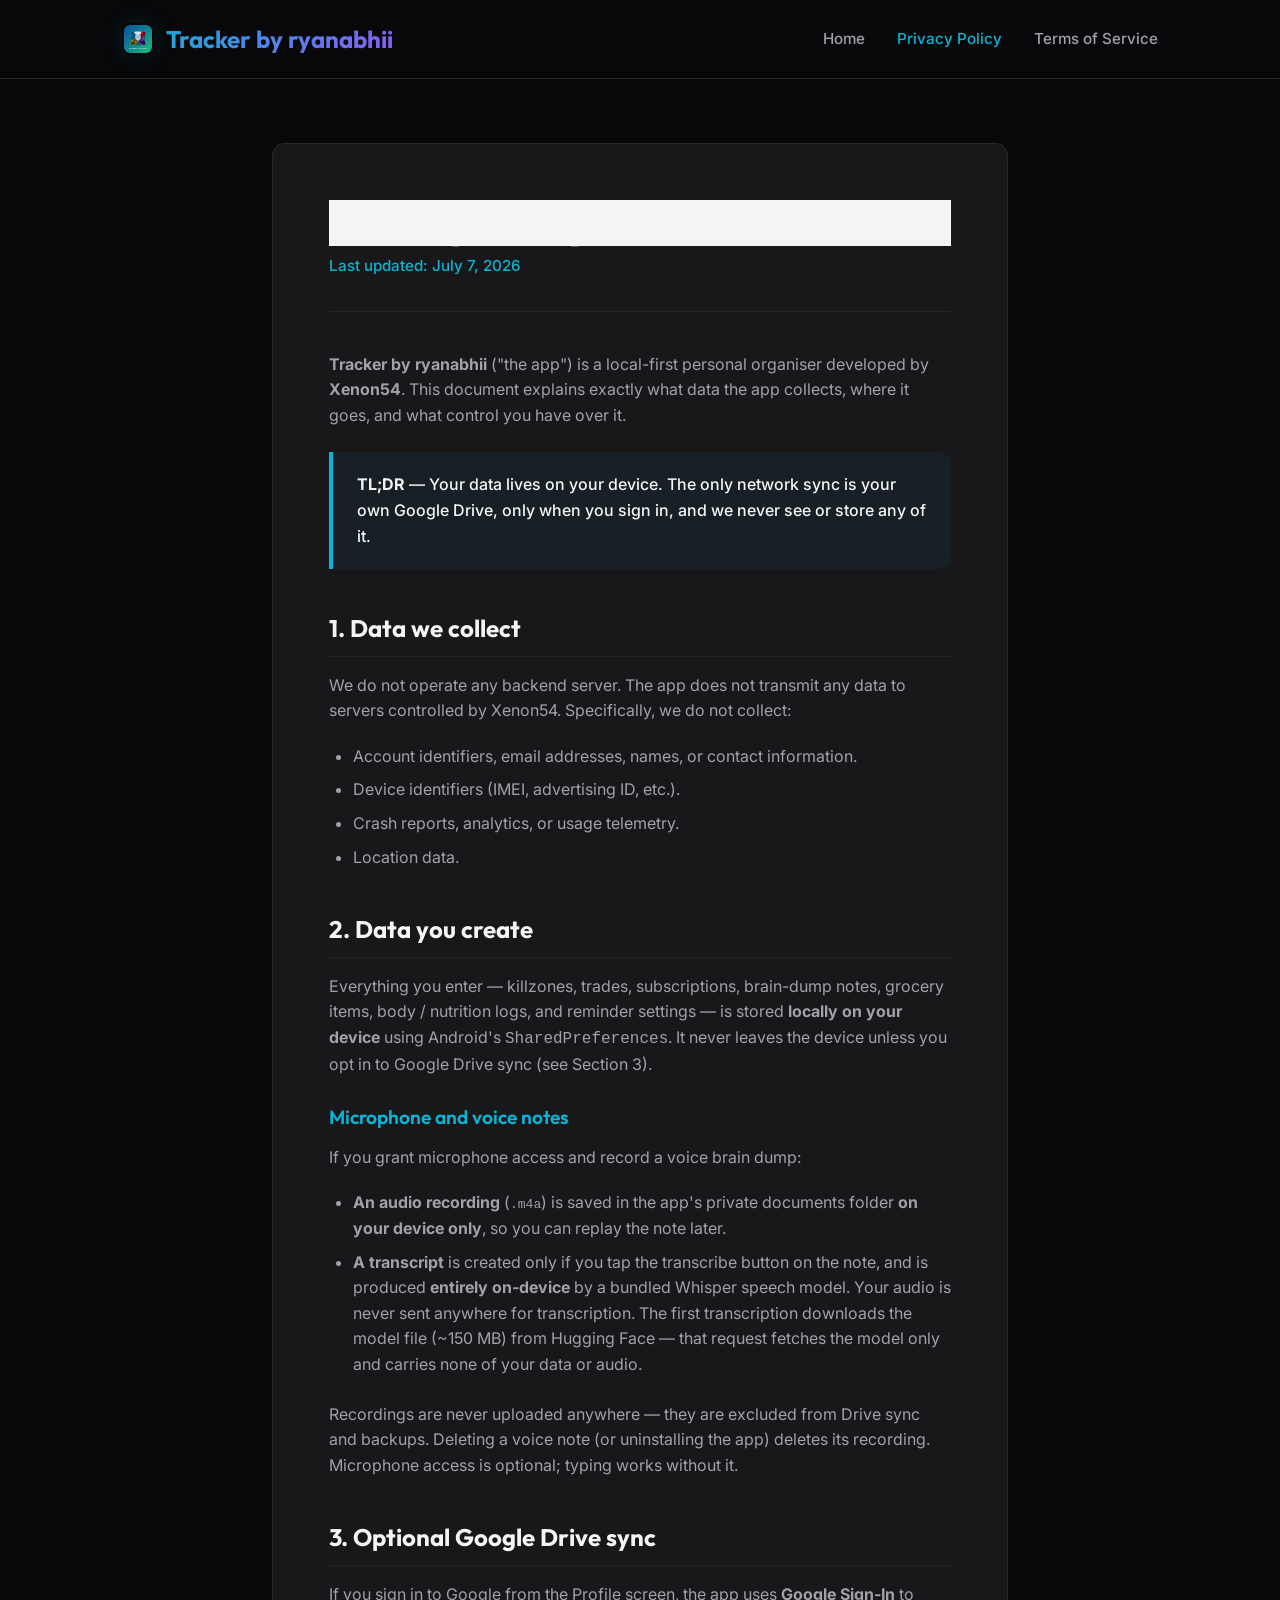
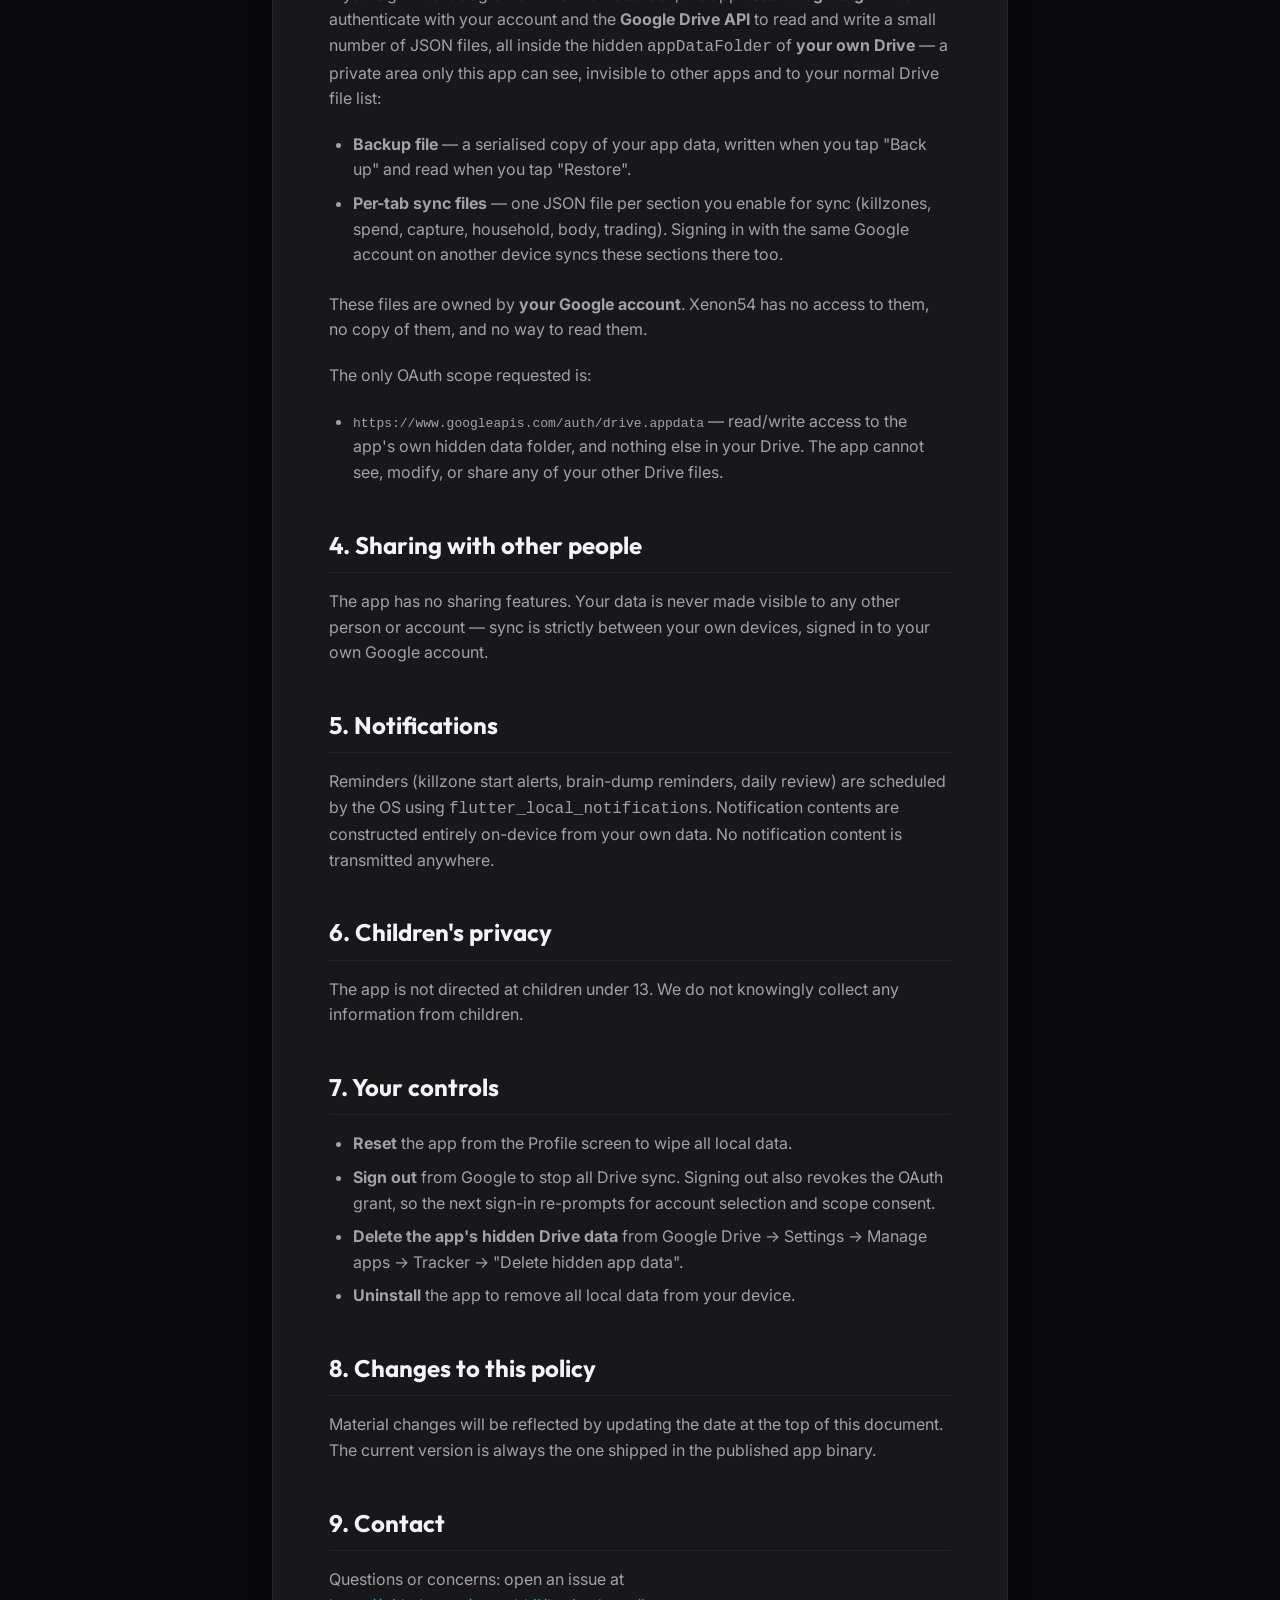
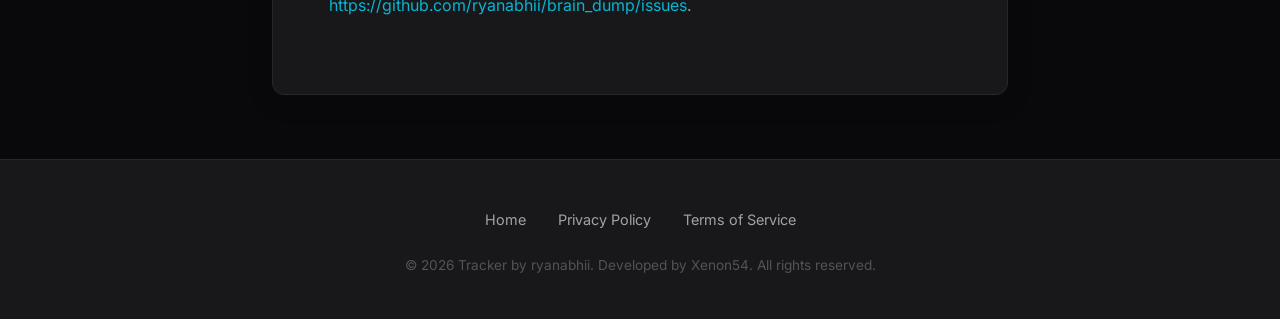
<file: tracker_app/docs/privacy.html>
<!DOCTYPE html>
<html lang="en">
<head>
  <meta charset="UTF-8">
  <meta name="viewport" content="width=device-width, initial-scale=1.0">
  <title>Privacy Policy — Tracker by ryanabhii</title>
  <meta name="description" content="Read the Privacy Policy for Tracker by ryanabhii. Learn how your local data is protected and how Google Drive sync works.">
  <link rel="stylesheet" href="style.css">
</head>
<body>

  <!-- Navigation -->
  <header>
    <div class="nav-container">
      <a href="index.html" class="logo">
        <img src="app_icon.svg" alt="Tracker by ryanabhii Logo" class="logo-img">
        Tracker by ryanabhii
      </a>
      <nav>
        <ul>
          <li><a href="index.html">Home</a></li>
          <li><a href="privacy.html" class="active">Privacy Policy</a></li>
          <li><a href="terms.html">Terms of Service</a></li>
        </ul>
      </nav>
    </div>
  </header>

  <!-- Content -->
  <main class="page-content animate-fade-in">
    <article class="policy-card">
      <div class="policy-header">
        <h1>Privacy Policy</h1>
        <p class="policy-date">Last updated: July 7, 2026</p>
      </div>

      <div class="policy-body">
        <p>
          <strong>Tracker by ryanabhii</strong> ("the app") is a local-first personal organiser developed by <strong>Xenon54</strong>. This document explains exactly what data the app collects, where it goes, and what control you have over it.
        </p>

        <blockquote>
          <p><strong>TL;DR</strong> — Your data lives on your device. The only network sync is your own Google Drive, only when you sign in, and we never see or store any of it.</p>
        </blockquote>

        <h2>1. Data we collect</h2>
        <p>
          We do not operate any backend server. The app does not transmit any data to servers controlled by Xenon54. Specifically, we do not collect:
        </p>
        <ul>
          <li>Account identifiers, email addresses, names, or contact information.</li>
          <li>Device identifiers (IMEI, advertising ID, etc.).</li>
          <li>Crash reports, analytics, or usage telemetry.</li>
          <li>Location data.</li>
        </ul>

        <h2>2. Data you create</h2>
        <p>
          Everything you enter — killzones, trades, subscriptions, brain-dump notes, grocery items, body / nutrition logs, and reminder settings — is stored <strong>locally on your device</strong> using Android's <code>SharedPreferences</code>. It never leaves the device unless you opt in to Google Drive sync (see Section 3).
        </p>

        <h3>Microphone and voice notes</h3>
        <p>
          If you grant microphone access and record a voice brain dump:
        </p>
        <ul>
          <li><strong>An audio recording</strong> (<code>.m4a</code>) is saved in the app's private documents folder <strong>on your device only</strong>, so you can replay the note later.</li>
          <li><strong>A transcript</strong> is created only if you tap the transcribe button on the note, and is produced <strong>entirely on-device</strong> by a bundled Whisper speech model. Your audio is never sent anywhere for transcription. The first transcription downloads the model file (~150 MB) from Hugging Face — that request fetches the model only and carries none of your data or audio.</li>
        </ul>
        <p>
          Recordings are never uploaded anywhere — they are excluded from Drive sync and backups. Deleting a voice note (or uninstalling the app) deletes its recording. Microphone access is optional; typing works without it.
        </p>

        <h2>3. Optional Google Drive sync</h2>
        <p>
          If you sign in to Google from the Profile screen, the app uses <strong>Google Sign-In</strong> to authenticate with your account and the <strong>Google Drive API</strong> to read and write a small number of JSON files, all inside the hidden <code>appDataFolder</code> of <strong>your own Drive</strong> — a private area only this app can see, invisible to other apps and to your normal Drive file list:
        </p>
        <ul>
          <li><strong>Backup file</strong> — a serialised copy of your app data, written when you tap "Back up" and read when you tap "Restore".</li>
          <li><strong>Per-tab sync files</strong> — one JSON file per section you enable for sync (killzones, spend, capture, household, body, trading). Signing in with the same Google account on another device syncs these sections there too.</li>
        </ul>
        <p>
          These files are owned by <strong>your Google account</strong>. Xenon54 has no access to them, no copy of them, and no way to read them.
        </p>
        <p>The only OAuth scope requested is:</p>
        <ul>
          <li><code>https://www.googleapis.com/auth/drive.appdata</code> — read/write access to the app's own hidden data folder, and nothing else in your Drive. The app cannot see, modify, or share any of your other Drive files.</li>
        </ul>

        <h2>4. Sharing with other people</h2>
        <p>
          The app has no sharing features. Your data is never made visible to any other person or account — sync is strictly between your own devices, signed in to your own Google account.
        </p>

        <h2>5. Notifications</h2>
        <p>
          Reminders (killzone start alerts, brain-dump reminders, daily review) are scheduled by the OS using <code>flutter_local_notifications</code>. Notification contents are constructed entirely on-device from your own data. No notification content is transmitted anywhere.
        </p>

        <h2>6. Children's privacy</h2>
        <p>
          The app is not directed at children under 13. We do not knowingly collect any information from children.
        </p>

        <h2>7. Your controls</h2>
        <ul>
          <li><strong>Reset</strong> the app from the Profile screen to wipe all local data.</li>
          <li><strong>Sign out</strong> from Google to stop all Drive sync. Signing out also revokes the OAuth grant, so the next sign-in re-prompts for account selection and scope consent.</li>
          <li><strong>Delete the app's hidden Drive data</strong> from Google Drive &rarr; Settings &rarr; Manage apps &rarr; Tracker &rarr; "Delete hidden app data".</li>
          <li><strong>Uninstall</strong> the app to remove all local data from your device.</li>
        </ul>

        <h2>8. Changes to this policy</h2>
        <p>
          Material changes will be reflected by updating the date at the top of this document. The current version is always the one shipped in the published app binary.
        </p>

        <h2>9. Contact</h2>
        <p>
          Questions or concerns: open an issue at <a href="https://github.com/ryanabhii/brain_dump/issues" target="_blank" rel="noopener noreferrer">https://github.com/ryanabhii/brain_dump/issues</a>.
        </p>
      </div>
    </article>
  </main>

  <!-- Footer -->
  <footer>
    <div class="footer-container">
      <div class="footer-links">
        <a href="index.html">Home</a>
        <a href="privacy.html">Privacy Policy</a>
        <a href="terms.html">Terms of Service</a>
      </div>
      <p class="copyright">&copy; 2026 Tracker by ryanabhii. Developed by Xenon54. All rights reserved.</p>
    </div>
  </footer>

</body>
</html>
</file>
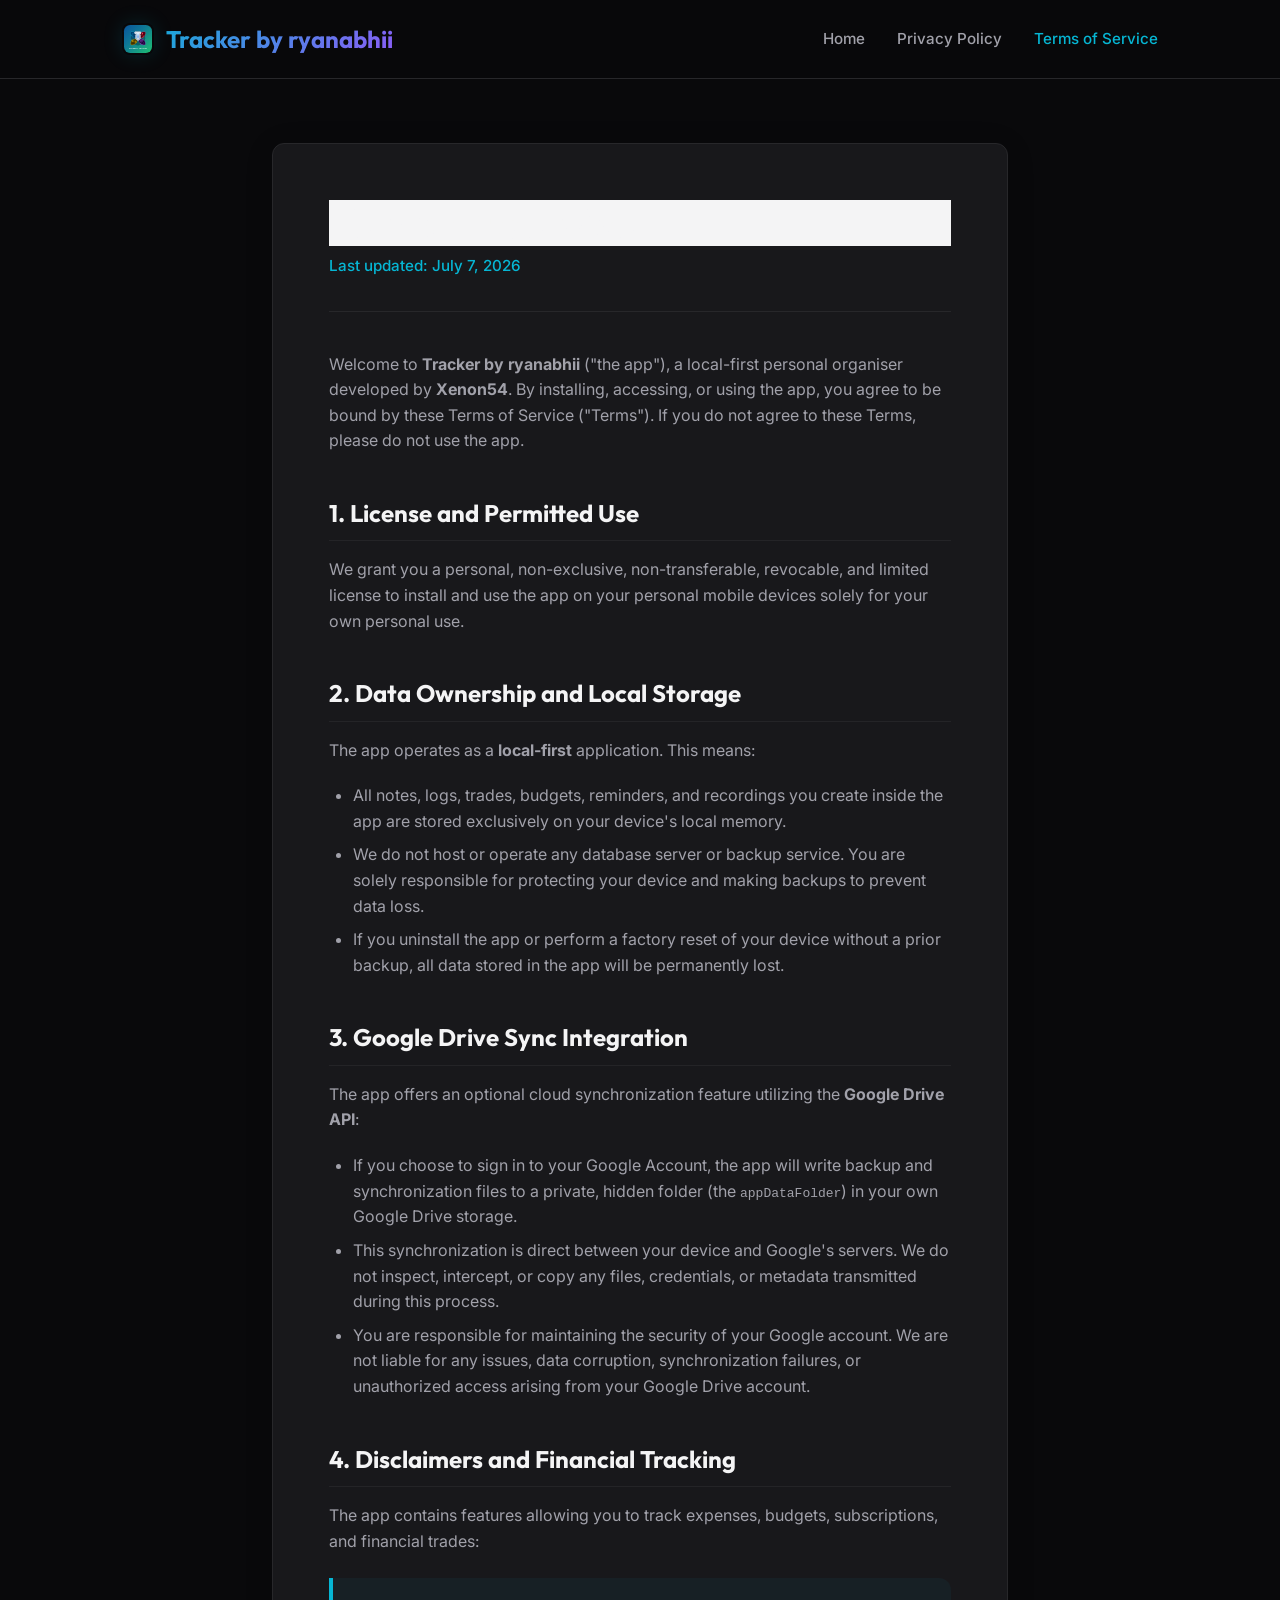
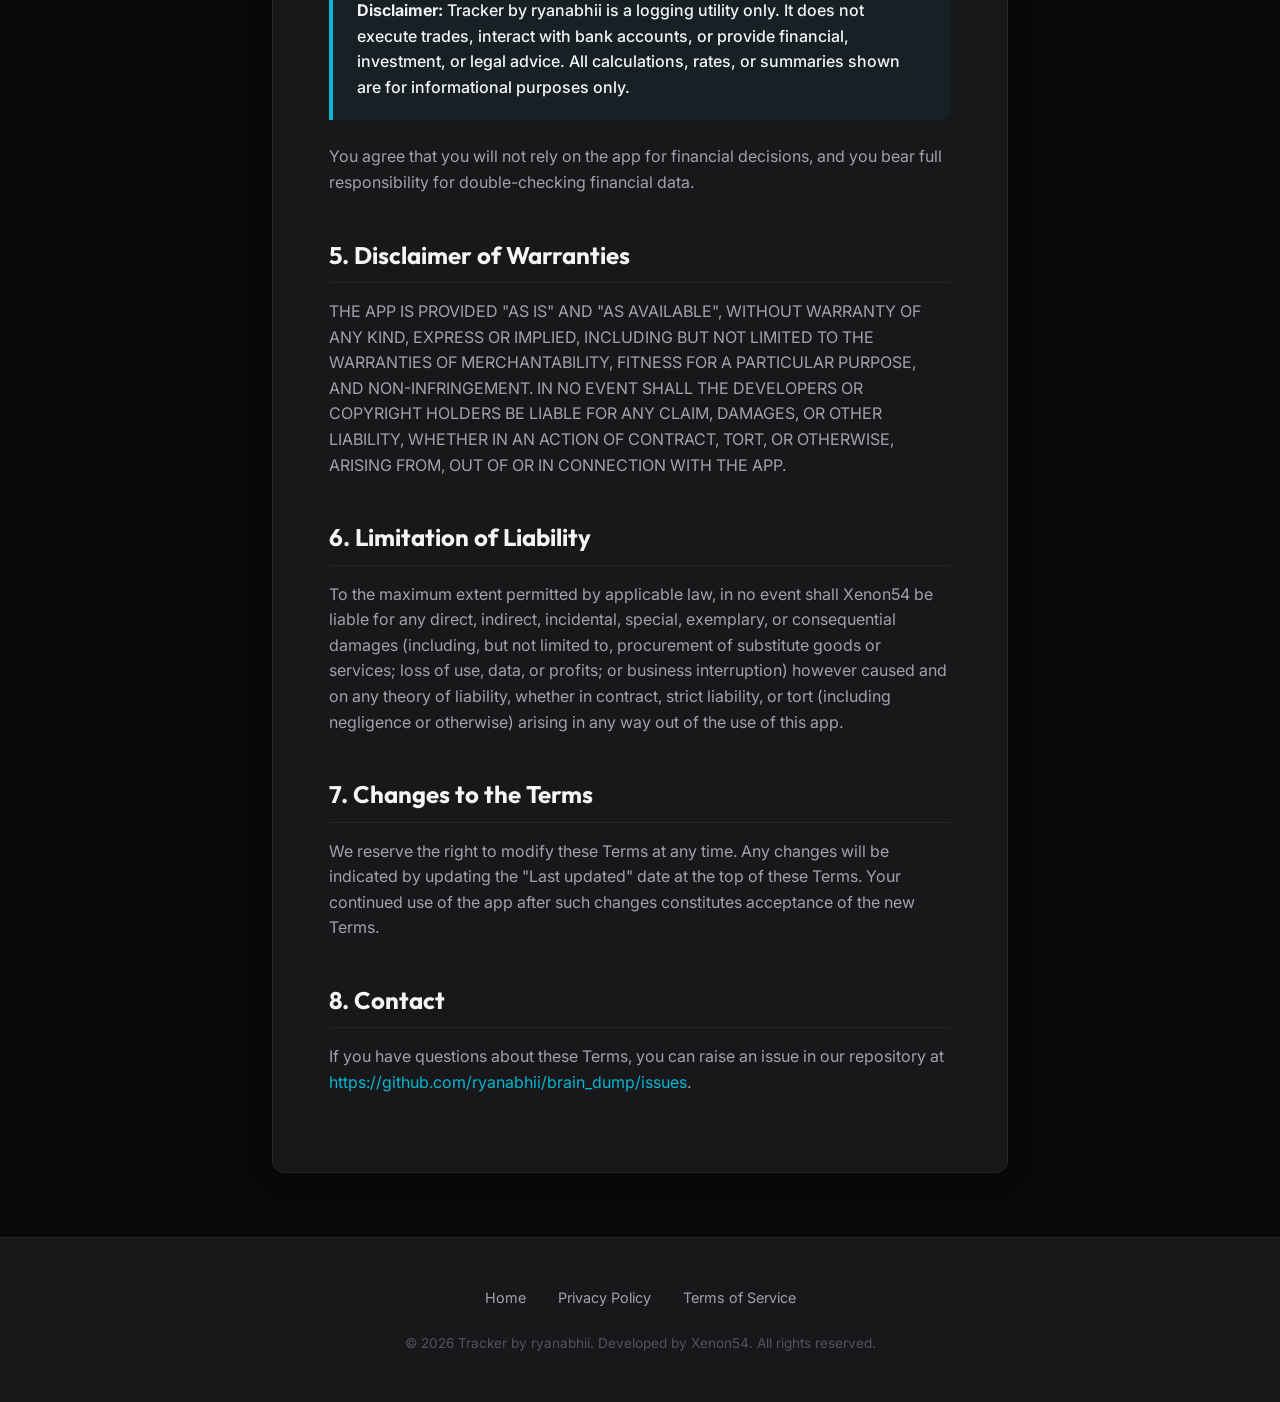
<file: tracker_app/docs/terms.html>
<!DOCTYPE html>
<html lang="en">
<head>
  <meta charset="UTF-8">
  <meta name="viewport" content="width=device-width, initial-scale=1.0">
  <title>Terms of Service — Tracker by ryanabhii</title>
  <meta name="description" content="Read the Terms of Service for Tracker by ryanabhii. Learn about terms of use, licensing, and limitations of liability.">
  <link rel="stylesheet" href="style.css">
</head>
<body>

  <!-- Navigation -->
  <header>
    <div class="nav-container">
      <a href="index.html" class="logo">
        <img src="app_icon.svg" alt="Tracker by ryanabhii Logo" class="logo-img">
        Tracker by ryanabhii
      </a>
      <nav>
        <ul>
          <li><a href="index.html">Home</a></li>
          <li><a href="privacy.html">Privacy Policy</a></li>
          <li><a href="terms.html" class="active">Terms of Service</a></li>
        </ul>
      </nav>
    </div>
  </header>

  <!-- Content -->
  <main class="page-content animate-fade-in">
    <article class="policy-card">
      <div class="policy-header">
        <h1>Terms of Service</h1>
        <p class="policy-date">Last updated: July 7, 2026</p>
      </div>

      <div class="policy-body">
        <p>
          Welcome to <strong>Tracker by ryanabhii</strong> ("the app"), a local-first personal organiser developed by <strong>Xenon54</strong>. By installing, accessing, or using the app, you agree to be bound by these Terms of Service ("Terms"). If you do not agree to these Terms, please do not use the app.
        </p>

        <h2>1. License and Permitted Use</h2>
        <p>
          We grant you a personal, non-exclusive, non-transferable, revocable, and limited license to install and use the app on your personal mobile devices solely for your own personal use.
        </p>

        <h2>2. Data Ownership and Local Storage</h2>
        <p>
          The app operates as a <strong>local-first</strong> application. This means:
        </p>
        <ul>
          <li>All notes, logs, trades, budgets, reminders, and recordings you create inside the app are stored exclusively on your device's local memory.</li>
          <li>We do not host or operate any database server or backup service. You are solely responsible for protecting your device and making backups to prevent data loss.</li>
          <li>If you uninstall the app or perform a factory reset of your device without a prior backup, all data stored in the app will be permanently lost.</li>
        </ul>

        <h2>3. Google Drive Sync Integration</h2>
        <p>
          The app offers an optional cloud synchronization feature utilizing the <strong>Google Drive API</strong>:
        </p>
        <ul>
          <li>If you choose to sign in to your Google Account, the app will write backup and synchronization files to a private, hidden folder (the <code>appDataFolder</code>) in your own Google Drive storage.</li>
          <li>This synchronization is direct between your device and Google's servers. We do not inspect, intercept, or copy any files, credentials, or metadata transmitted during this process.</li>
          <li>You are responsible for maintaining the security of your Google account. We are not liable for any issues, data corruption, synchronization failures, or unauthorized access arising from your Google Drive account.</li>
        </ul>

        <h2>4. Disclaimers and Financial Tracking</h2>
        <p>
          The app contains features allowing you to track expenses, budgets, subscriptions, and financial trades:
        </p>
        <blockquote>
          <p><strong>Disclaimer:</strong> Tracker by ryanabhii is a logging utility only. It does not execute trades, interact with bank accounts, or provide financial, investment, or legal advice. All calculations, rates, or summaries shown are for informational purposes only.</p>
        </blockquote>
        <p>
          You agree that you will not rely on the app for financial decisions, and you bear full responsibility for double-checking financial data.
        </p>

        <h2>5. Disclaimer of Warranties</h2>
        <p>
          THE APP IS PROVIDED "AS IS" AND "AS AVAILABLE", WITHOUT WARRANTY OF ANY KIND, EXPRESS OR IMPLIED, INCLUDING BUT NOT LIMITED TO THE WARRANTIES OF MERCHANTABILITY, FITNESS FOR A PARTICULAR PURPOSE, AND NON-INFRINGEMENT. IN NO EVENT SHALL THE DEVELOPERS OR COPYRIGHT HOLDERS BE LIABLE FOR ANY CLAIM, DAMAGES, OR OTHER LIABILITY, WHETHER IN AN ACTION OF CONTRACT, TORT, OR OTHERWISE, ARISING FROM, OUT OF OR IN CONNECTION WITH THE APP.
        </p>

        <h2>6. Limitation of Liability</h2>
        <p>
          To the maximum extent permitted by applicable law, in no event shall Xenon54 be liable for any direct, indirect, incidental, special, exemplary, or consequential damages (including, but not limited to, procurement of substitute goods or services; loss of use, data, or profits; or business interruption) however caused and on any theory of liability, whether in contract, strict liability, or tort (including negligence or otherwise) arising in any way out of the use of this app.
        </p>

        <h2>7. Changes to the Terms</h2>
        <p>
          We reserve the right to modify these Terms at any time. Any changes will be indicated by updating the "Last updated" date at the top of these Terms. Your continued use of the app after such changes constitutes acceptance of the new Terms.
        </p>

        <h2>8. Contact</h2>
        <p>
          If you have questions about these Terms, you can raise an issue in our repository at <a href="https://github.com/ryanabhii/brain_dump/issues" target="_blank" rel="noopener noreferrer">https://github.com/ryanabhii/brain_dump/issues</a>.
        </p>
      </div>
    </article>
  </main>

  <!-- Footer -->
  <footer>
    <div class="footer-container">
      <div class="footer-links">
        <a href="index.html">Home</a>
        <a href="privacy.html">Privacy Policy</a>
        <a href="terms.html">Terms of Service</a>
      </div>
      <p class="copyright">&copy; 2026 Tracker by ryanabhii. Developed by Xenon54. All rights reserved.</p>
    </div>
  </footer>

</body>
</html>
</file>
<file: docs/styles.css>
:root {
  --bg: #0b1020;
  --bg-soft: #121a30;
  --card: #16203a;
  --border: #24304f;
  --text: #eaf0ff;
  --muted: #9db0d4;
  --brand-a: #0a539b;
  --brand-b: #0e7896;
  --brand-c: #1ec172;
  --accent: #46d69b;
  --shadow: 0 18px 50px rgba(3, 8, 20, 0.55);
  --radius: 16px;
}

* {
  box-sizing: border-box;
}

html {
  scroll-behavior: smooth;
}

body {
  margin: 0;
  font-family: -apple-system, BlinkMacSystemFont, "Segoe UI", Roboto, Helvetica,
    Arial, sans-serif;
  color: var(--text);
  background: radial-gradient(1200px 800px at 15% -10%, #16234a 0%, transparent 55%),
    radial-gradient(1000px 700px at 100% 0%, #0e3a3f 0%, transparent 50%),
    var(--bg);
  line-height: 1.65;
  -webkit-font-smoothing: antialiased;
}

a {
  color: var(--accent);
  text-decoration: none;
}

a:hover {
  text-decoration: underline;
}

.container {
  width: min(1080px, 92vw);
  margin: 0 auto;
}

/* Header / nav */
.site-header {
  position: sticky;
  top: 0;
  z-index: 10;
  backdrop-filter: blur(10px);
  background: rgba(11, 16, 32, 0.72);
  border-bottom: 1px solid var(--border);
}

.nav {
  display: flex;
  align-items: center;
  justify-content: space-between;
  padding: 14px 0;
}

.brand {
  display: flex;
  align-items: center;
  gap: 12px;
  font-weight: 700;
  letter-spacing: 0.2px;
}

.brand img {
  width: 34px;
  height: 34px;
  border-radius: 9px;
  box-shadow: 0 6px 18px rgba(30, 193, 114, 0.35);
}

.nav-links {
  display: flex;
  gap: 22px;
  font-size: 0.95rem;
}

.nav-links a {
  color: var(--muted);
}

.nav-links a:hover {
  color: var(--text);
  text-decoration: none;
}

/* Hero */
.hero {
  padding: 84px 0 56px;
  display: grid;
  grid-template-columns: 1.15fr 0.85fr;
  gap: 48px;
  align-items: center;
}

.hero h1 {
  font-size: clamp(2.2rem, 4.6vw, 3.4rem);
  line-height: 1.1;
  margin: 0 0 18px;
  letter-spacing: -0.5px;
}

.hero .accent {
  background: linear-gradient(100deg, var(--brand-c), #6ee7ff);
  -webkit-background-clip: text;
  background-clip: text;
  color: transparent;
}

.hero p.tagline {
  font-size: 1.3rem;
  font-weight: 600;
  color: var(--text);
  margin: 0 0 16px;
  max-width: 40ch;
}

.hero p.lead {
  font-size: 1.15rem;
  color: var(--muted);
  margin: 0 0 28px;
  max-width: 46ch;
}

.cta-row {
  display: flex;
  flex-wrap: wrap;
  gap: 14px;
}

.btn {
  display: inline-flex;
  align-items: center;
  gap: 10px;
  padding: 13px 22px;
  border-radius: 12px;
  font-weight: 600;
  border: 1px solid transparent;
  cursor: pointer;
  transition: transform 0.12s ease, box-shadow 0.12s ease;
}

.btn:hover {
  text-decoration: none;
  transform: translateY(-1px);
}

.btn-primary {
  background: linear-gradient(100deg, var(--brand-a), var(--brand-b) 55%, var(--brand-c));
  color: #fff;
  box-shadow: var(--shadow);
}

.btn-ghost {
  background: transparent;
  border-color: var(--border);
  color: var(--text);
}

.hero-art {
  justify-self: center;
}

.hero-art img {
  width: min(320px, 70vw);
  height: auto;
  border-radius: 28px;
  box-shadow: var(--shadow);
}

/* Sections */
section {
  padding: 56px 0;
}

.section-title {
  font-size: clamp(1.5rem, 3vw, 2rem);
  margin: 0 0 8px;
  letter-spacing: -0.3px;
}

.section-sub {
  color: var(--muted);
  margin: 0 0 34px;
  max-width: 60ch;
}

.grid {
  display: grid;
  grid-template-columns: repeat(3, 1fr);
  gap: 20px;
}

.card {
  background: linear-gradient(180deg, var(--card), var(--bg-soft));
  border: 1px solid var(--border);
  border-radius: var(--radius);
  padding: 22px;
}

.card h3 {
  margin: 6px 0 8px;
  font-size: 1.1rem;
}

.card p {
  margin: 0;
  color: var(--muted);
  font-size: 0.96rem;
}

.card .ic {
  width: 40px;
  height: 40px;
  display: grid;
  place-items: center;
  border-radius: 11px;
  background: rgba(30, 193, 114, 0.14);
  border: 1px solid rgba(30, 193, 114, 0.3);
  font-size: 1.2rem;
}

/* Privacy highlight */
.panel {
  background: linear-gradient(120deg, rgba(10, 83, 155, 0.22), rgba(30, 193, 114, 0.16));
  border: 1px solid var(--border);
  border-radius: 20px;
  padding: 34px;
}

.panel ul {
  margin: 16px 0 0;
  padding-left: 20px;
  color: var(--muted);
}

.panel li {
  margin: 8px 0;
}

.panel code {
  background: rgba(255, 255, 255, 0.08);
  border: 1px solid var(--border);
  padding: 1px 7px;
  border-radius: 6px;
  font-size: 0.86em;
}

/* Footer */
.site-footer {
  border-top: 1px solid var(--border);
  padding: 34px 0 48px;
  color: var(--muted);
  font-size: 0.92rem;
}

.footer-row {
  display: flex;
  flex-wrap: wrap;
  gap: 18px;
  justify-content: space-between;
  align-items: center;
}

.footer-links {
  display: flex;
  gap: 20px;
  flex-wrap: wrap;
}

.footer-links a {
  color: var(--muted);
}

/* Privacy page */
.doc {
  padding: 56px 0 72px;
}

.doc .container {
  width: min(820px, 92vw);
}

.doc h1 {
  font-size: clamp(1.9rem, 4vw, 2.6rem);
  margin: 0 0 6px;
}

.doc .updated {
  color: var(--muted);
  margin: 0 0 30px;
}

.doc h2 {
  margin: 38px 0 10px;
  font-size: 1.35rem;
  border-top: 1px solid var(--border);
  padding-top: 26px;
}

.doc h3 {
  margin: 22px 0 6px;
  font-size: 1.08rem;
}

.doc p,
.doc li {
  color: #d6def2;
}

.doc code {
  background: rgba(255, 255, 255, 0.08);
  border: 1px solid var(--border);
  padding: 1px 7px;
  border-radius: 6px;
  font-size: 0.86em;
}

.callout {
  background: rgba(30, 193, 114, 0.12);
  border: 1px solid rgba(30, 193, 114, 0.3);
  border-radius: 12px;
  padding: 16px 18px;
  margin: 22px 0;
}

@media (max-width: 820px) {
  .hero {
    grid-template-columns: 1fr;
    padding-top: 56px;
    text-align: center;
  }

  .hero p.lead {
    margin-left: auto;
    margin-right: auto;
  }

  .cta-row {
    justify-content: center;
  }

  .hero-art {
    order: -1;
  }

  .grid {
    grid-template-columns: 1fr;
  }

  .nav-links {
    display: none;
  }
}
</file>
<file: tracker_app/docs/style.css>
@import url('https://fonts.googleapis.com/css2?family=Inter:wght@300;400;500;600&family=Outfit:wght@400;500;600;700;800&display=swap');

:root {
  /* Colors */
  --bg-primary: #09090b;      /* AppColors.zinc950 */
  --bg-secondary: #18181b;    /* AppColors.zinc900 */
  --bg-card: #222226;
  --border-color: #27272a;    /* AppColors.zinc800 */
  --text-primary: #f4f4f5;    /* AppColors.zinc100 */
  --text-secondary: #a1a1aa;  /* AppColors.zinc400 */
  --accent-cyan: #06b6d4;     /* AppColors.cyan500 */
  --accent-cyan-hover: #22d3ee; /* AppColors.cyan400 */
  --accent-violet: #8b5cf6;   /* AppColors.violet500 */
  --accent-rose: #f43f5e;     /* AppColors.rose500 */
  --accent-gradient: linear-gradient(135deg, var(--accent-cyan), var(--accent-violet));
  --glow-shadow: 0 0 20px rgba(6, 182, 212, 0.15);

  /* Fonts */
  --font-headings: 'Outfit', sans-serif;
  --font-body: 'Inter', sans-serif;

  /* Spacing & Borders */
  --border-radius: 12px;
  --transition-speed: 0.3s;
}

* {
  box-sizing: border-box;
  margin: 0;
  padding: 0;
}

body {
  background-color: var(--bg-primary);
  color: var(--text-primary);
  font-family: var(--font-body);
  line-height: 1.6;
  -webkit-font-smoothing: antialiased;
  min-height: 100vh;
  display: flex;
  flex-direction: column;
}

/* Header & Navigation */
header {
  position: sticky;
  top: 0;
  z-index: 100;
  background: rgba(9, 9, 11, 0.8);
  backdrop-filter: blur(12px);
  -webkit-backdrop-filter: blur(12px);
  border-bottom: 1px solid var(--border-color);
}

.nav-container {
  max-width: 1100px;
  margin: 0 auto;
  padding: 1.25rem 2rem;
  display: flex;
  justify-content: space-between;
  align-items: center;
}

.logo {
  display: flex;
  align-items: center;
  gap: 0.75rem;
  font-family: var(--font-headings);
  font-size: 1.5rem;
  font-weight: 700;
  color: var(--accent-cyan); /* bot-readable fallback */
  text-decoration: none;
  background: var(--accent-gradient);
  -webkit-background-clip: text;
  -webkit-text-fill-color: transparent;
}

.logo-img {
  width: 32px;
  height: 32px;
  border-radius: 8px;
  object-fit: contain;
  box-shadow: var(--glow-shadow);
}

nav ul {
  list-style: none;
  display: flex;
  gap: 2rem;
}

nav a {
  text-decoration: none;
  color: var(--text-secondary);
  font-weight: 500;
  font-size: 0.95rem;
  transition: color var(--transition-speed) ease;
}

nav a:hover, nav a.active {
  color: var(--accent-cyan);
}

/* App Identity Section — first visible block, clearly states app name & purpose */
.app-identity {
  background: linear-gradient(135deg, rgba(6, 182, 212, 0.07), rgba(139, 92, 246, 0.07));
  border-bottom: 1px solid var(--border-color);
  padding: 2.5rem 2rem;
}

.identity-inner {
  max-width: 900px;
  margin: 0 auto;
  display: flex;
  gap: 2rem;
  align-items: flex-start;
}

.identity-icon {
  width: 72px;
  height: 72px;
  border-radius: 18px;
  flex-shrink: 0;
  box-shadow: var(--glow-shadow);
}

.identity-text h1 {
  font-family: var(--font-headings);
  font-size: 2rem;
  font-weight: 800;
  margin-bottom: 0.75rem;
  color: var(--accent-cyan); /* bot-readable fallback */
  background: var(--accent-gradient);
  -webkit-background-clip: text;
  -webkit-text-fill-color: transparent;
  line-height: 1.2;
}

.identity-tagline {
  color: var(--text-secondary);
  font-size: 1rem;
  line-height: 1.7;
  max-width: 760px;
}

.identity-tagline strong {
  color: var(--text-primary);
}

.identity-tagline code {
  background: rgba(6, 182, 212, 0.1);
  color: var(--accent-cyan);
  padding: 0.1rem 0.4rem;
  border-radius: 4px;
  font-size: 0.9em;
}

@media (max-width: 600px) {
  .identity-inner {
    flex-direction: column;
    align-items: center;
    text-align: center;
  }
  .identity-text h1 {
    font-size: 1.6rem;
  }
}

/* Hero Section */
.hero {
  padding: 4rem 2rem 4rem 2rem;
  text-align: center;
  background: radial-gradient(circle at top, rgba(6, 182, 212, 0.08), transparent 50%);
  flex: 1 0 auto;
}

.hero-content {
  max-width: 800px;
  margin: 0 auto;
}

h1 {
  font-family: var(--font-headings);
  font-size: 3.5rem;
  font-weight: 800;
  line-height: 1.15;
  margin-bottom: 1.5rem;
  color: var(--text-primary); /* bot-readable fallback */
  background: linear-gradient(to right, #ffffff, var(--text-secondary));
  -webkit-background-clip: text;
  -webkit-text-fill-color: transparent;
}

h1 span {
  color: var(--accent-cyan); /* bot-readable fallback */
  background: var(--accent-gradient);
  -webkit-background-clip: text;
  -webkit-text-fill-color: transparent;
}

.subtitle {
  font-family: var(--font-headings);
  font-size: 1.5rem;
  font-weight: 600;
  margin-bottom: 1.25rem;
  color: var(--accent-cyan); /* bot-readable fallback */
  background: var(--accent-gradient);
  -webkit-background-clip: text;
  -webkit-text-fill-color: transparent;
}

.tagline {
  font-size: 1.25rem;
  color: var(--text-secondary);
  margin-bottom: 2.5rem;
  max-width: 600px;
  margin-left: auto;
  margin-right: auto;
}

.cta-group {
  display: flex;
  justify-content: center;
  gap: 1rem;
  margin-bottom: 4rem;
  flex-wrap: wrap;
}

.btn {
  display: inline-block;
  padding: 0.8rem 2rem;
  border-radius: var(--border-radius);
  font-family: var(--font-headings);
  font-weight: 600;
  font-size: 1rem;
  text-decoration: none;
  transition: all var(--transition-speed) ease;
}

.btn-primary {
  background: var(--accent-cyan);
  color: var(--bg-primary);
  box-shadow: var(--glow-shadow);
}

.btn-primary:hover {
  background: var(--accent-cyan-hover);
  transform: translateY(-2px);
}

.btn-secondary {
  background: transparent;
  color: var(--text-primary);
  border: 1px solid var(--border-color);
}

.btn-secondary:hover {
  background: rgba(255, 255, 255, 0.05);
  border-color: var(--text-secondary);
  transform: translateY(-2px);
}

/* Features grid */
.features {
  padding: 4rem 2rem;
  max-width: 1100px;
  margin: 0 auto;
}

.features-grid {
  display: grid;
  grid-template-columns: repeat(auto-fit, minmax(280px, 1fr));
  gap: 2rem;
  margin-top: 2rem;
}

.feature-card {
  background-color: var(--bg-secondary);
  border: 1px solid var(--border-color);
  padding: 2.5rem 2rem;
  border-radius: var(--border-radius);
  transition: all var(--transition-speed) ease;
  position: relative;
  overflow: hidden;
}

.feature-card::before {
  content: '';
  position: absolute;
  top: 0;
  left: 0;
  width: 4px;
  height: 0;
  background: var(--accent-cyan);
  transition: height var(--transition-speed) ease;
}

.feature-card:hover {
  transform: translateY(-5px);
  border-color: rgba(6, 182, 212, 0.3);
  box-shadow: 0 10px 30px rgba(0, 0, 0, 0.3);
}

.feature-card:hover::before {
  height: 100%;
}

.feature-icon {
  font-size: 2rem;
  margin-bottom: 1.25rem;
  display: inline-block;
  color: var(--accent-cyan); /* bot-readable fallback */
  background: var(--accent-gradient);
  -webkit-background-clip: text;
  -webkit-text-fill-color: transparent;
}

.feature-card h3 {
  font-family: var(--font-headings);
  font-size: 1.35rem;
  font-weight: 600;
  margin-bottom: 0.75rem;
  color: var(--text-primary);
}

.feature-card p {
  color: var(--text-secondary);
  font-size: 0.95rem;
  line-height: 1.5;
}

/* Content Pages (Privacy Policy, Terms of Service) */
.page-content {
  flex: 1 0 auto;
  max-width: 800px;
  margin: 0 auto;
  padding: 4rem 2rem;
}

.policy-card {
  background-color: var(--bg-secondary);
  border: 1px solid var(--border-color);
  padding: 3.5rem;
  border-radius: var(--border-radius);
  box-shadow: 0 4px 30px rgba(0, 0, 0, 0.1);
}

.policy-header {
  border-bottom: 1px solid var(--border-color);
  padding-bottom: 2rem;
  margin-bottom: 2.5rem;
}

.policy-header h1 {
  font-size: 2.5rem;
  margin-bottom: 0.5rem;
  background: var(--text-primary);
  -webkit-background-clip: unset;
  -webkit-text-fill-color: unset;
}

.policy-date {
  color: var(--accent-cyan);
  font-weight: 500;
  font-size: 0.95rem;
}

.policy-body h2 {
  font-family: var(--font-headings);
  font-size: 1.5rem;
  font-weight: 700;
  margin: 2.5rem 0 1rem 0;
  color: var(--text-primary);
  border-bottom: 1px solid rgba(255, 255, 255, 0.05);
  padding-bottom: 0.5rem;
}

.policy-body h3 {
  font-family: var(--font-headings);
  font-size: 1.2rem;
  font-weight: 600;
  margin: 1.5rem 0 0.75rem 0;
  color: var(--accent-cyan);
}

.policy-body p {
  color: var(--text-secondary);
  margin-bottom: 1.25rem;
  font-size: 1rem;
}

.policy-body ul {
  margin-bottom: 1.5rem;
  padding-left: 1.5rem;
  color: var(--text-secondary);
}

.policy-body li {
  margin-bottom: 0.5rem;
}

.policy-body blockquote {
  background: rgba(6, 182, 212, 0.05);
  border-left: 4px solid var(--accent-cyan);
  padding: 1.25rem 1.5rem;
  border-radius: 0 var(--border-radius) var(--border-radius) 0;
  margin: 1.5rem 0;
}

.policy-body blockquote p {
  margin-bottom: 0;
  color: var(--text-primary);
  font-weight: 500;
}

.policy-body a {
  color: var(--accent-cyan);
  text-decoration: none;
  transition: color var(--transition-speed) ease;
}

.policy-body a:hover {
  color: var(--accent-cyan-hover);
  text-decoration: underline;
}

/* Footer */
footer {
  background-color: var(--bg-secondary);
  border-top: 1px solid var(--border-color);
  padding: 3rem 2rem;
  text-align: center;
  flex-shrink: 0;
}

.footer-container {
  max-width: 1100px;
  margin: 0 auto;
  display: flex;
  flex-direction: column;
  align-items: center;
  gap: 1.5rem;
}

.footer-links {
  display: flex;
  gap: 2rem;
}

.footer-links a {
  color: var(--text-secondary);
  text-decoration: none;
  font-size: 0.9rem;
  transition: color var(--transition-speed) ease;
}

.footer-links a:hover {
  color: var(--accent-cyan);
}

.copyright {
  color: #52525b; /* AppColors.zinc600 */
  font-size: 0.85rem;
}

/* Animations */
@keyframes fadeInUp {
  from {
    opacity: 0;
    transform: translateY(20px);
  }
  to {
    opacity: 1;
    transform: translateY(0);
  }
}

.animate-fade-in {
  animation: fadeInUp 0.8s ease forwards;
}

/* Responsive adjustments */
@media (max-width: 768px) {
  h1 {
    font-size: 2.5rem;
  }
  .nav-container {
    flex-direction: column;
    gap: 1rem;
  }
  nav ul {
    gap: 1.25rem;
  }
  .policy-card {
    padding: 2rem 1.5rem;
  }
  .policy-header h1 {
    font-size: 2rem;
  }
}
</file>
